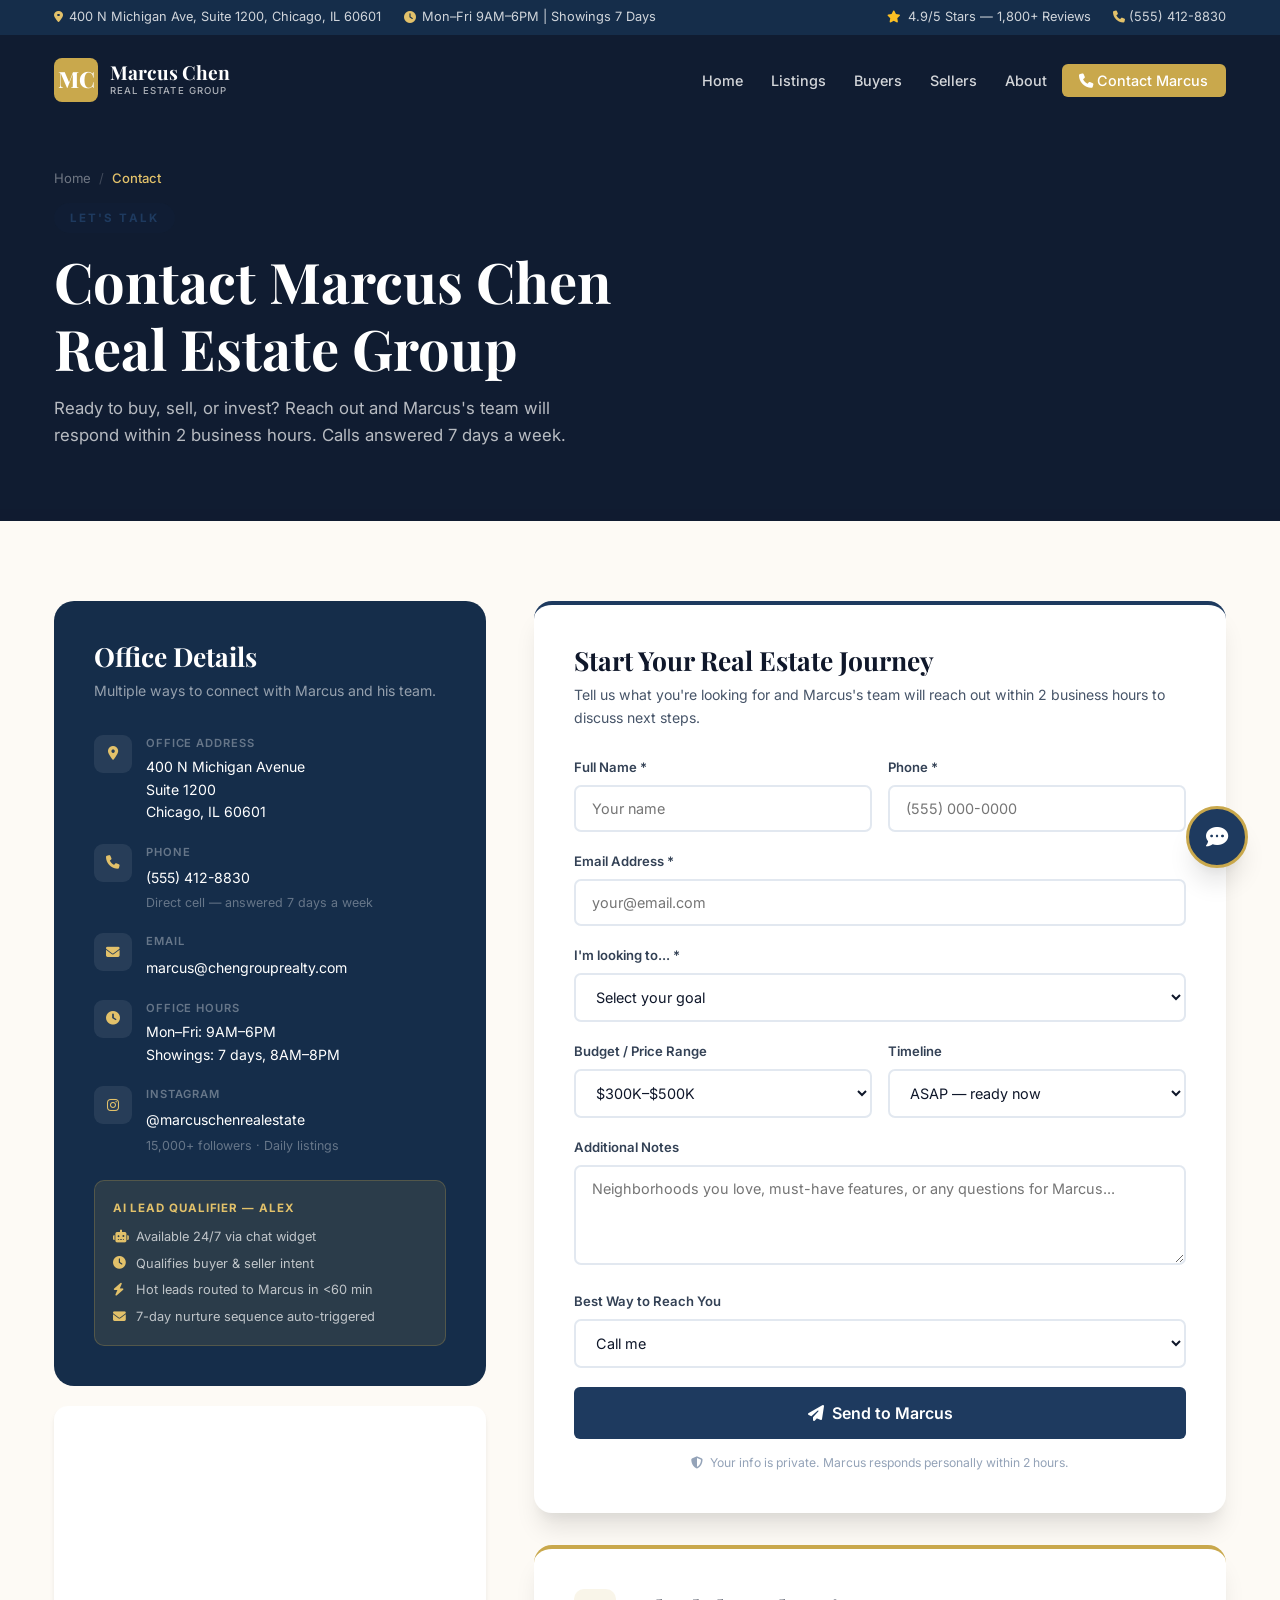
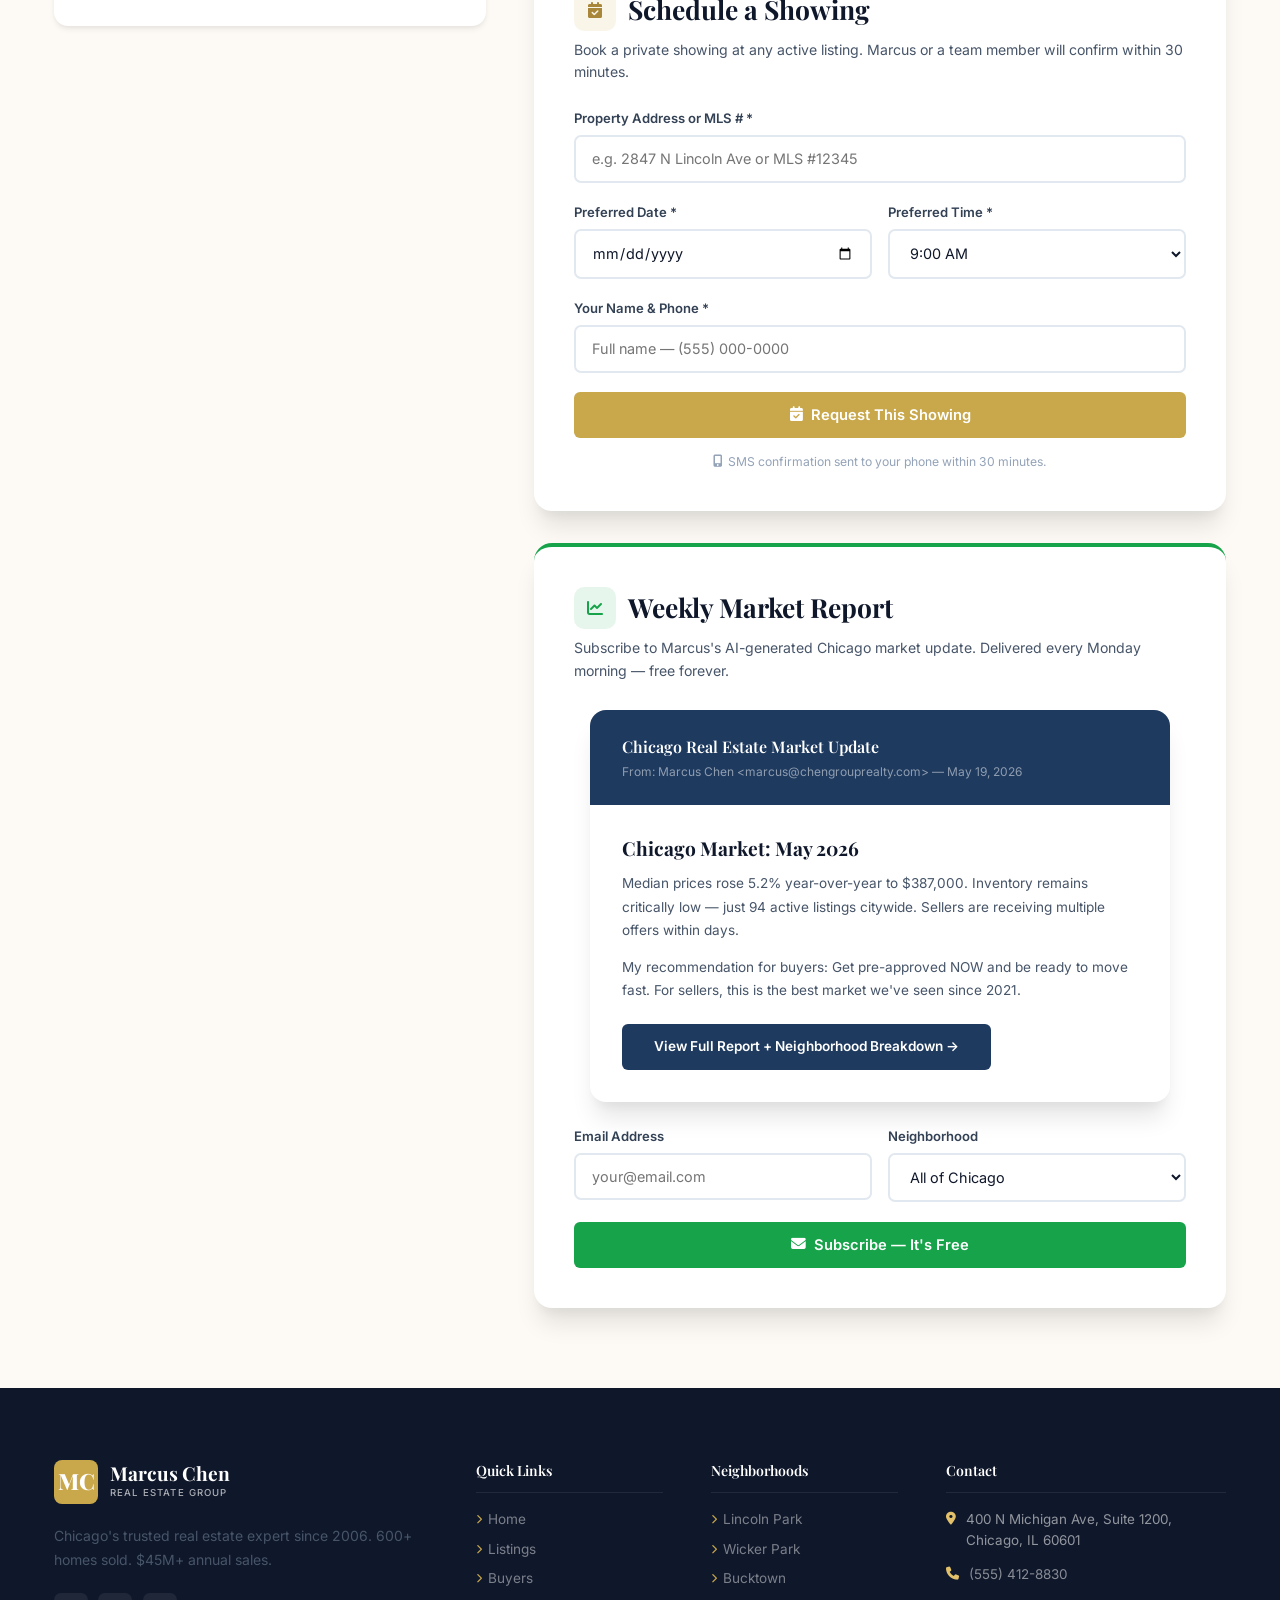
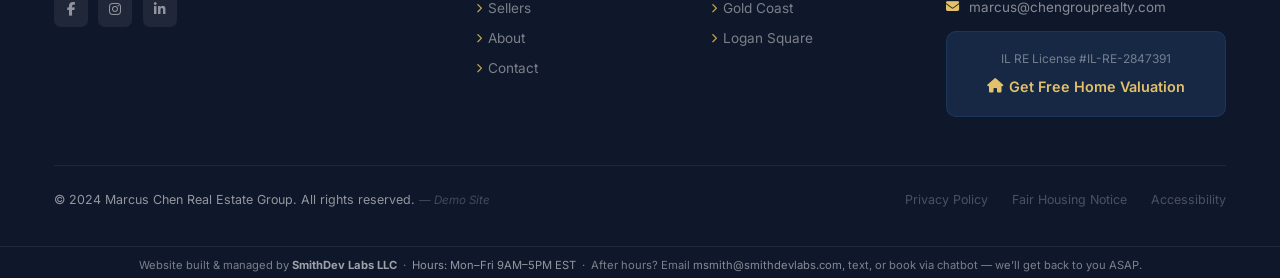
<file: contact.html>
<!DOCTYPE html>
<html lang="en">
<head>
  <meta charset="UTF-8" />
  <meta name="viewport" content="width=device-width, initial-scale=1.0" />
  <title>Contact | Marcus Chen Real Estate Group | Chicago, IL</title>
  <meta name="description" content="Contact Marcus Chen Real Estate Group for buyer consultations, listing appointments, market reports, and showing requests. Call (555) 412-8830." />
  <link rel="stylesheet" href="css/style.css" />
  <link rel="stylesheet" href="https://cdnjs.cloudflare.com/ajax/libs/font-awesome/6.5.0/css/all.min.css" />
  <link rel="preconnect" href="https://fonts.googleapis.com" />
  <link rel="preconnect" href="https://fonts.gstatic.com" crossorigin />
</head>
<body>

  <div class="top-bar">
    <div class="container">
      <div class="top-bar-left">
        <div class="top-bar-item"><i class="fas fa-map-marker-alt"></i><span>400 N Michigan Ave, Suite 1200, Chicago, IL 60601</span></div>
        <div class="top-bar-item"><i class="fas fa-clock"></i><span>Mon–Fri 9AM–6PM | Showings 7 Days</span></div>
      </div>
      <div class="top-bar-right">
        <div class="top-bar-item"><i class="fas fa-star" style="color:#fbbf24"></i><span>4.9/5 Stars — 1,800+ Reviews</span></div>
        <div class="top-bar-item"><a href="tel:5554128830"><i class="fas fa-phone"></i> (555) 412-8830</a></div>
      </div>
    </div>
  </div>

  <nav class="navbar">
    <div class="container">
      <a href="index.html" class="nav-logo">
        <div class="logo-mark">MC</div>
        <div><div class="logo-text-main">Marcus Chen</div><span class="logo-text-sub">Real Estate Group</span></div>
      </a>
      <ul class="nav-links">
        <li><a href="index.html">Home</a></li>
        <li><a href="listings.html">Listings</a></li>
        <li><a href="buyers.html">Buyers</a></li>
        <li><a href="sellers.html">Sellers</a></li>
        <li><a href="about.html">About</a></li>
        <li><a href="contact.html" class="nav-cta active"><i class="fas fa-phone"></i> Contact Marcus</a></li>
      </ul>
      <button class="mobile-menu-btn" aria-label="Menu"><span></span><span></span><span></span></button>
    </div>
  </nav>

  <div class="page-hero">
    <div class="page-hero-bg" style="background-image:url('https://images.unsplash.com/photo-1560518883-ce09059eeffa?auto=format&fit=crop&w=1920&q=80')"></div>
    <div class="page-hero-overlay"></div>
    <div class="container">
      <div class="breadcrumb"><a href="index.html">Home</a><span class="sep">/</span><span class="current">Contact</span></div>
      <div class="section-label">Let's Talk</div>
      <h1>Contact Marcus Chen<br>Real Estate Group</h1>
      <p>Ready to buy, sell, or invest? Reach out and Marcus's team will respond within 2 business hours. Calls answered 7 days a week.</p>
    </div>
  </div>

  <!-- CONTACT SECTION -->
  <section class="contact-section">
    <div class="container">
      <div class="contact-grid">
        <!-- LEFT SIDEBAR -->
        <div>
          <div class="contact-info-card">
            <h3>Office Details</h3>
            <p>Multiple ways to connect with Marcus and his team.</p>

            <div class="c-detail">
              <div class="c-detail-icon"><i class="fas fa-map-marker-alt"></i></div>
              <div>
                <h4>Office Address</h4>
                <p>400 N Michigan Avenue<br>Suite 1200<br>Chicago, IL 60601</p>
              </div>
            </div>
            <div class="c-detail">
              <div class="c-detail-icon"><i class="fas fa-phone"></i></div>
              <div>
                <h4>Phone</h4>
                <a href="tel:5554128830">(555) 412-8830</a>
                <p style="font-size:0.78rem;color:rgba(255,255,255,0.35);margin-top:0.2rem;">Direct cell — answered 7 days a week</p>
              </div>
            </div>
            <div class="c-detail">
              <div class="c-detail-icon"><i class="fas fa-envelope"></i></div>
              <div>
                <h4>Email</h4>
                <a href="mailto:marcus@chengrouprealty.com">marcus@chengrouprealty.com</a>
              </div>
            </div>
            <div class="c-detail">
              <div class="c-detail-icon"><i class="fas fa-clock"></i></div>
              <div>
                <h4>Office Hours</h4>
                <p>Mon–Fri: 9AM–6PM<br>Showings: 7 days, 8AM–8PM</p>
              </div>
            </div>
            <div class="c-detail">
              <div class="c-detail-icon"><i class="fab fa-instagram"></i></div>
              <div>
                <h4>Instagram</h4>
                <a href="#">@marcuschenrealestate</a>
                <p style="font-size:0.78rem;color:rgba(255,255,255,0.35);margin-top:0.2rem;">15,000+ followers · Daily listings</p>
              </div>
            </div>

            <div class="lead-score-box">
              <h4>AI Lead Qualifier — Alex</h4>
              <div class="lead-score-item"><i class="fas fa-robot"></i> Available 24/7 via chat widget</div>
              <div class="lead-score-item"><i class="fas fa-clock"></i> Qualifies buyer &amp; seller intent</div>
              <div class="lead-score-item"><i class="fas fa-bolt"></i> Hot leads routed to Marcus in &lt;60 min</div>
              <div class="lead-score-item"><i class="fas fa-envelope"></i> 7-day nurture sequence auto-triggered</div>
            </div>
          </div>

          <!-- MAP -->
          <div style="background:white;border-radius:14px;overflow:hidden;margin-top:1.25rem;box-shadow:var(--shadow);">
            <iframe
              title="Marcus Chen Office"
              src="https://www.google.com/maps/embed?pb=!1m18!1m12!1m3!1d2970!2d-87.6236!3d41.8926!2m3!1f0!2f0!3f0!3m2!1i1024!2i768!4f13.1!3m3!1m2!1s0x0%3A0x0!2zNDE!5e0!3m2!1sen!2sus!4v1600000000000!5m2!1sen!2sus"
              width="100%" height="220" style="border:0;display:block;" loading="lazy" allowfullscreen>
            </iframe>
          </div>
        </div>

        <!-- RIGHT — FORMS -->
        <div class="contact-forms">

          <!-- MAIN LEAD FORM -->
          <div class="contact-form-card" style="border-top:4px solid var(--navy);">
            <h3>Start Your Real Estate Journey</h3>
            <p>Tell us what you're looking for and Marcus's team will reach out within 2 business hours to discuss next steps.</p>
            <form id="leadForm">
              <div class="form-row">
                <div class="form-group">
                  <label class="form-label" for="lead-name">Full Name *</label>
                  <input class="form-input" id="lead-name" type="text" placeholder="Your name" required />
                </div>
                <div class="form-group">
                  <label class="form-label" for="lead-phone">Phone *</label>
                  <input class="form-input" id="lead-phone" type="tel" placeholder="(555) 000-0000" required />
                </div>
              </div>
              <div class="form-group">
                <label class="form-label" for="lead-email">Email Address *</label>
                <input class="form-input" id="lead-email" type="email" placeholder="your@email.com" required />
              </div>
              <div class="form-group">
                <label class="form-label" for="lead-intent">I'm looking to... *</label>
                <select class="form-select" id="lead-intent" required>
                  <option value="">Select your goal</option>
                  <option value="Buy a Home">Buy a Home</option>
                  <option value="Sell My Home">Sell My Home</option>
                  <option value="Buy &amp; Sell">Buy &amp; Sell (Both)</option>
                  <option value="Investment Property">Investment Property</option>
                  <option value="Pre-Approval Help">Get Pre-Approval Help</option>
                  <option value="Market Info">Just Want Market Info</option>
                </select>
              </div>
              <div class="form-row">
                <div class="form-group">
                  <label class="form-label" for="lead-budget">Budget / Price Range</label>
                  <select class="form-select" id="lead-budget">
                    <option>Under $300K</option>
                    <option selected>$300K–$500K</option>
                    <option>$500K–$750K</option>
                    <option>$750K–$1M</option>
                    <option>$1M+</option>
                  </select>
                </div>
                <div class="form-group">
                  <label class="form-label" for="lead-timeline">Timeline</label>
                  <select class="form-select" id="lead-timeline">
                    <option>ASAP — ready now</option>
                    <option>1–3 months</option>
                    <option>3–6 months</option>
                    <option>6–12 months</option>
                    <option>Just exploring</option>
                  </select>
                </div>
              </div>
              <div class="form-group">
                <label class="form-label" for="lead-msg">Additional Notes</label>
                <textarea class="form-textarea" id="lead-msg" placeholder="Neighborhoods you love, must-have features, or any questions for Marcus..."></textarea>
              </div>
              <div class="form-group">
                <label class="form-label" for="lead-contact-pref">Best Way to Reach You</label>
                <select class="form-select" id="lead-contact-pref">
                  <option>Call me</option>
                  <option>Text me</option>
                  <option>Email me</option>
                </select>
              </div>
              <button type="submit" class="btn btn-primary" style="width:100%;justify-content:center;font-size:1rem;padding:1rem;">
                <i class="fas fa-paper-plane"></i> Send to Marcus
              </button>
              <p class="form-note"><i class="fas fa-shield-alt"></i> Your info is private. Marcus responds personally within 2 hours.</p>
            </form>
          </div>

          <!-- SHOWING SCHEDULER -->
          <div class="contact-form-card" style="border-top:4px solid var(--gold);">
            <div style="display:flex;align-items:center;gap:0.75rem;margin-bottom:0.5rem;">
              <div style="width:42px;height:42px;background:rgba(201,168,76,0.12);border-radius:10px;display:flex;align-items:center;justify-content:center;color:var(--gold-dark);"><i class="fas fa-calendar-check"></i></div>
              <h3 style="margin:0;">Schedule a Showing</h3>
            </div>
            <p style="margin-bottom:1.5rem;">Book a private showing at any active listing. Marcus or a team member will confirm within 30 minutes.</p>
            <form id="showingForm">
              <div class="form-group">
                <label class="form-label" for="showing-address">Property Address or MLS # *</label>
                <input class="form-input" id="showing-address" type="text" placeholder="e.g. 2847 N Lincoln Ave or MLS #12345" required />
              </div>
              <div class="form-row">
                <div class="form-group">
                  <label class="form-label" for="showing-date">Preferred Date *</label>
                  <input class="form-input" id="showing-date" type="date" required />
                </div>
                <div class="form-group">
                  <label class="form-label" for="showing-time">Preferred Time *</label>
                  <select class="form-select" id="showing-time" required>
                    <option>9:00 AM</option><option>10:00 AM</option><option>11:00 AM</option><option>12:00 PM</option><option>1:00 PM</option><option>2:00 PM</option><option>3:00 PM</option><option>4:00 PM</option><option>5:00 PM</option><option>6:00 PM</option>
                  </select>
                </div>
              </div>
              <div class="form-group">
                <label class="form-label" for="showing-name">Your Name &amp; Phone *</label>
                <input class="form-input" id="showing-name" type="text" placeholder="Full name — (555) 000-0000" required />
              </div>
              <button type="submit" class="btn btn-gold" style="width:100%;justify-content:center;">
                <i class="fas fa-calendar-check"></i> Request This Showing
              </button>
              <p class="form-note"><i class="fas fa-mobile-alt"></i> SMS confirmation sent to your phone within 30 minutes.</p>
            </form>
          </div>

          <!-- MARKET REPORT -->
          <div class="contact-form-card" style="border-top:4px solid var(--green);">
            <div style="display:flex;align-items:center;gap:0.75rem;margin-bottom:0.5rem;">
              <div style="width:42px;height:42px;background:rgba(22,163,74,0.1);border-radius:10px;display:flex;align-items:center;justify-content:center;color:var(--green);"><i class="fas fa-chart-line"></i></div>
              <h3 style="margin:0;">Weekly Market Report</h3>
            </div>
            <p style="margin-bottom:1.75rem;">Subscribe to Marcus's AI-generated Chicago market update. Delivered every Monday morning — free forever.</p>
            <div class="email-preview" style="margin-bottom:1.5rem;">
              <div class="email-header">
                <h4>Chicago Real Estate Market Update</h4>
                <p>From: Marcus Chen &lt;marcus@chengrouprealty.com&gt; — May 19, 2026</p>
              </div>
              <div class="email-body">
                <h3>Chicago Market: May 2026</h3>
                <p>Median prices rose 5.2% year-over-year to $387,000. Inventory remains critically low — just 94 active listings citywide. Sellers are receiving multiple offers within days.</p>
                <p>My recommendation for buyers: Get pre-approved NOW and be ready to move fast. For sellers, this is the best market we've seen since 2021.</p>
                <span class="email-cta">View Full Report + Neighborhood Breakdown →</span>
              </div>
            </div>
            <div class="form-row">
              <div class="form-group">
                <label class="form-label" for="mr-email">Email Address</label>
                <input class="form-input" id="mr-email" type="email" placeholder="your@email.com" />
              </div>
              <div class="form-group">
                <label class="form-label" for="mr-hood">Neighborhood</label>
                <select class="form-select" id="mr-hood">
                  <option>All of Chicago</option>
                  <option>Lincoln Park</option>
                  <option>Wicker Park</option>
                  <option>Gold Coast</option>
                  <option>Bucktown</option>
                  <option>Lakeview</option>
                </select>
              </div>
            </div>
            <button class="btn btn-green" style="width:100%;justify-content:center;" onclick="openModal('marketSubModal')">
              <i class="fas fa-envelope"></i> Subscribe — It's Free
            </button>
          </div>
        </div>
      </div>
    </div>
  </section>

  <!-- LEAD FORM MODAL — 7-DAY SEQUENCE -->
  <div class="modal-overlay" id="leadModal">
    <div class="modal-card">
      <div class="modal-icon success"><i class="fas fa-check"></i></div>
      <h3>Message Received!</h3>
      <p>Thanks, <strong id="conf-lead-name">Friend</strong>! Marcus's team has flagged your inquiry as a <strong id="conf-lead-intent">Buyer</strong> lead and will reach out within 2 hours.</p>
      <div class="lead-score-display">
        <div class="score-label">AI Lead Score</div>
        <div class="score-val">Warm Lead ⭐</div>
        <div class="score-tier">Assigned to Marcus Chen's priority queue</div>
      </div>
      <div class="seq-list">
        <h4>Your 7-Day Follow-Up Sequence</h4>
        <div class="seq-item"><div class="seq-dot"></div><span>Welcome email + top matched listings</span><span class="stime">Day 0 — Now</span></div>
        <div class="seq-item"><div class="seq-dot"></div><span>Chicago neighborhood guide</span><span class="stime">Day 1</span></div>
        <div class="seq-item"><div class="seq-dot"></div><span>Pre-approval partner intro</span><span class="stime">Day 2</span></div>
        <div class="seq-item"><div class="seq-dot"></div><span>Personal video from Marcus</span><span class="stime">Day 3</span></div>
        <div class="seq-item"><div class="seq-dot"></div><span>New listings matching your criteria</span><span class="stime">Day 5</span></div>
        <div class="seq-item"><div class="seq-dot"></div><span>Market report + next steps</span><span class="stime">Day 7</span></div>
      </div>
      <button class="btn btn-primary" style="width:100%;justify-content:center;" onclick="closeModal('leadModal')">Great — Talk Soon!</button>
    </div>
  </div>

  <!-- SHOWING MODAL -->
  <div class="modal-overlay" id="showingModal">
    <div class="modal-card">
      <div class="modal-icon success"><i class="fas fa-calendar-check"></i></div>
      <h3>Showing Requested!</h3>
      <p>Marcus's team will confirm your showing within 30 minutes with directions and parking info.</p>
      <div class="modal-box">
        <h4>Showing Details</h4>
        <div class="conf-row"><i class="fas fa-home"></i><span id="conf-showing-addr">Property</span></div>
        <div class="conf-row"><i class="fas fa-calendar"></i><span id="conf-showing-date">Date</span></div>
        <div class="conf-row"><i class="fas fa-clock"></i><span id="conf-showing-time">Time</span></div>
      </div>
      <div class="sms-preview">
        <i class="fas fa-mobile-alt"></i>
        <span><strong>Marcus Chen RE:</strong> Showing confirmed! See you there. Call Marcus directly at (555) 412-8830 with any questions. 🏠</span>
      </div>
      <button class="btn btn-primary" style="width:100%;justify-content:center;" onclick="closeModal('showingModal')">Perfect, See You Then!</button>
    </div>
  </div>

  <!-- MARKET SUB MODAL -->
  <div class="modal-overlay" id="marketSubModal">
    <div class="modal-card">
      <div class="modal-icon gold"><i class="fas fa-chart-line"></i></div>
      <h3>You're Subscribed!</h3>
      <p>Every Monday morning, expect Marcus's AI-powered Chicago market update in your inbox. First report arrives this coming Monday.</p>
      <div class="sms-preview" style="background:#eff6ff;border-color:#bfdbfe;">
        <i class="fas fa-envelope" style="color:#3b82f6;"></i>
        <span>Check your email for a confirmation from marcus@chengrouprealty.com. Don't forget to add us to your safe senders!</span>
      </div>
      <button class="btn btn-primary" style="width:100%;justify-content:center;" onclick="closeModal('marketSubModal')">Got It — Looking Forward to It!</button>
    </div>
  </div>

  <footer class="footer">
    <div class="container">
      <div class="footer-grid">
        <div class="footer-brand"><a href="index.html" class="nav-logo"><div class="logo-mark">MC</div><div><div class="logo-text-main">Marcus Chen</div><span class="logo-text-sub">Real Estate Group</span></div></a><p>Chicago's trusted real estate expert since 2006. 600+ homes sold. $45M+ annual sales.</p><div class="footer-social"><a href="#" class="social-link"><i class="fab fa-facebook-f"></i></a><a href="#" class="social-link"><i class="fab fa-instagram"></i></a><a href="#" class="social-link"><i class="fab fa-linkedin-in"></i></a></div></div>
        <div class="footer-col"><h4>Quick Links</h4><ul class="footer-links"><li><a href="index.html"><i class="fas fa-chevron-right"></i> Home</a></li><li><a href="listings.html"><i class="fas fa-chevron-right"></i> Listings</a></li><li><a href="buyers.html"><i class="fas fa-chevron-right"></i> Buyers</a></li><li><a href="sellers.html"><i class="fas fa-chevron-right"></i> Sellers</a></li><li><a href="about.html"><i class="fas fa-chevron-right"></i> About</a></li><li><a href="contact.html"><i class="fas fa-chevron-right"></i> Contact</a></li></ul></div>
        <div class="footer-col"><h4>Neighborhoods</h4><ul class="footer-links"><li><a href="listings.html"><i class="fas fa-chevron-right"></i> Lincoln Park</a></li><li><a href="listings.html"><i class="fas fa-chevron-right"></i> Wicker Park</a></li><li><a href="listings.html"><i class="fas fa-chevron-right"></i> Bucktown</a></li><li><a href="listings.html"><i class="fas fa-chevron-right"></i> Gold Coast</a></li><li><a href="listings.html"><i class="fas fa-chevron-right"></i> Logan Square</a></li></ul></div>
        <div class="footer-col"><h4>Contact</h4><div class="footer-contact-item"><i class="fas fa-map-marker-alt"></i><span>400 N Michigan Ave, Suite 1200, Chicago, IL 60601</span></div><div class="footer-contact-item"><i class="fas fa-phone"></i><a href="tel:5554128830">(555) 412-8830</a></div><div class="footer-contact-item"><i class="fas fa-envelope"></i><a href="mailto:marcus@chengrouprealty.com">marcus@chengrouprealty.com</a></div><div class="footer-cta-box"><p>IL RE License #IL-RE-2847391</p><a href="sellers.html"><i class="fas fa-home"></i> Get Free Home Valuation</a></div></div>
      </div>
      <div class="footer-bottom"><span>© 2024 Marcus Chen Real Estate Group. All rights reserved. <em style="font-size:0.72rem;opacity:0.4">— Demo Site</em></span><div class="footer-bottom-links"><a href="#">Privacy Policy</a><a href="#">Fair Housing Notice</a><a href="#">Accessibility</a></div></div>
    </div>
    <div style="text-align:center;padding:10px 0 4px;font-size:0.7rem;color:rgba(255,255,255,0.45);border-top:1px solid rgba(255,255,255,0.08);margin-top:12px;">Website built &amp; managed by <strong style="color:rgba(255,255,255,0.6);">SmithDev Labs LLC</strong> &nbsp;&middot;&nbsp; <span style="color:rgba(255,255,255,0.55);">Hours: Mon&ndash;Fri 9AM&ndash;5PM EST</span> &nbsp;&middot;&nbsp; After hours? Email <a href="mailto:msmith@smithdevlabs.com" style="color:rgba(255,255,255,0.5);">msmith@smithdevlabs.com</a>, text, or book via chatbot &mdash; we&rsquo;ll get back to you ASAP.</div>
</footer>

  <button class="chatbot-toggle" aria-label="Talk to Alex AI"><i class="fas fa-comment-dots"></i></button>
  <div class="chatbot-window">
    <div class="chatbot-header">
      <div class="chatbot-avatar">MC</div>
      <div class="chatbot-header-info"><h4>Alex — AI Lead Qualifier</h4><p><span class="online-dot"></span>Marcus Chen Real Estate</p></div>
      <div class="lead-score-indicator">New Lead</div>
      <button class="chatbot-close"><i class="fas fa-times"></i></button>
    </div>
    <div class="chatbot-messages"></div>
    <div class="chatbot-quick-replies"></div>
    <div class="chatbot-input-area">
      <input class="chatbot-input" type="text" placeholder="Buy, sell, or invest in Chicago..." />
      <button class="chatbot-send"><i class="fas fa-paper-plane"></i></button>
    </div>
  </div>

  <script src="js/main.js"></script>
</body>
</html>
</file>
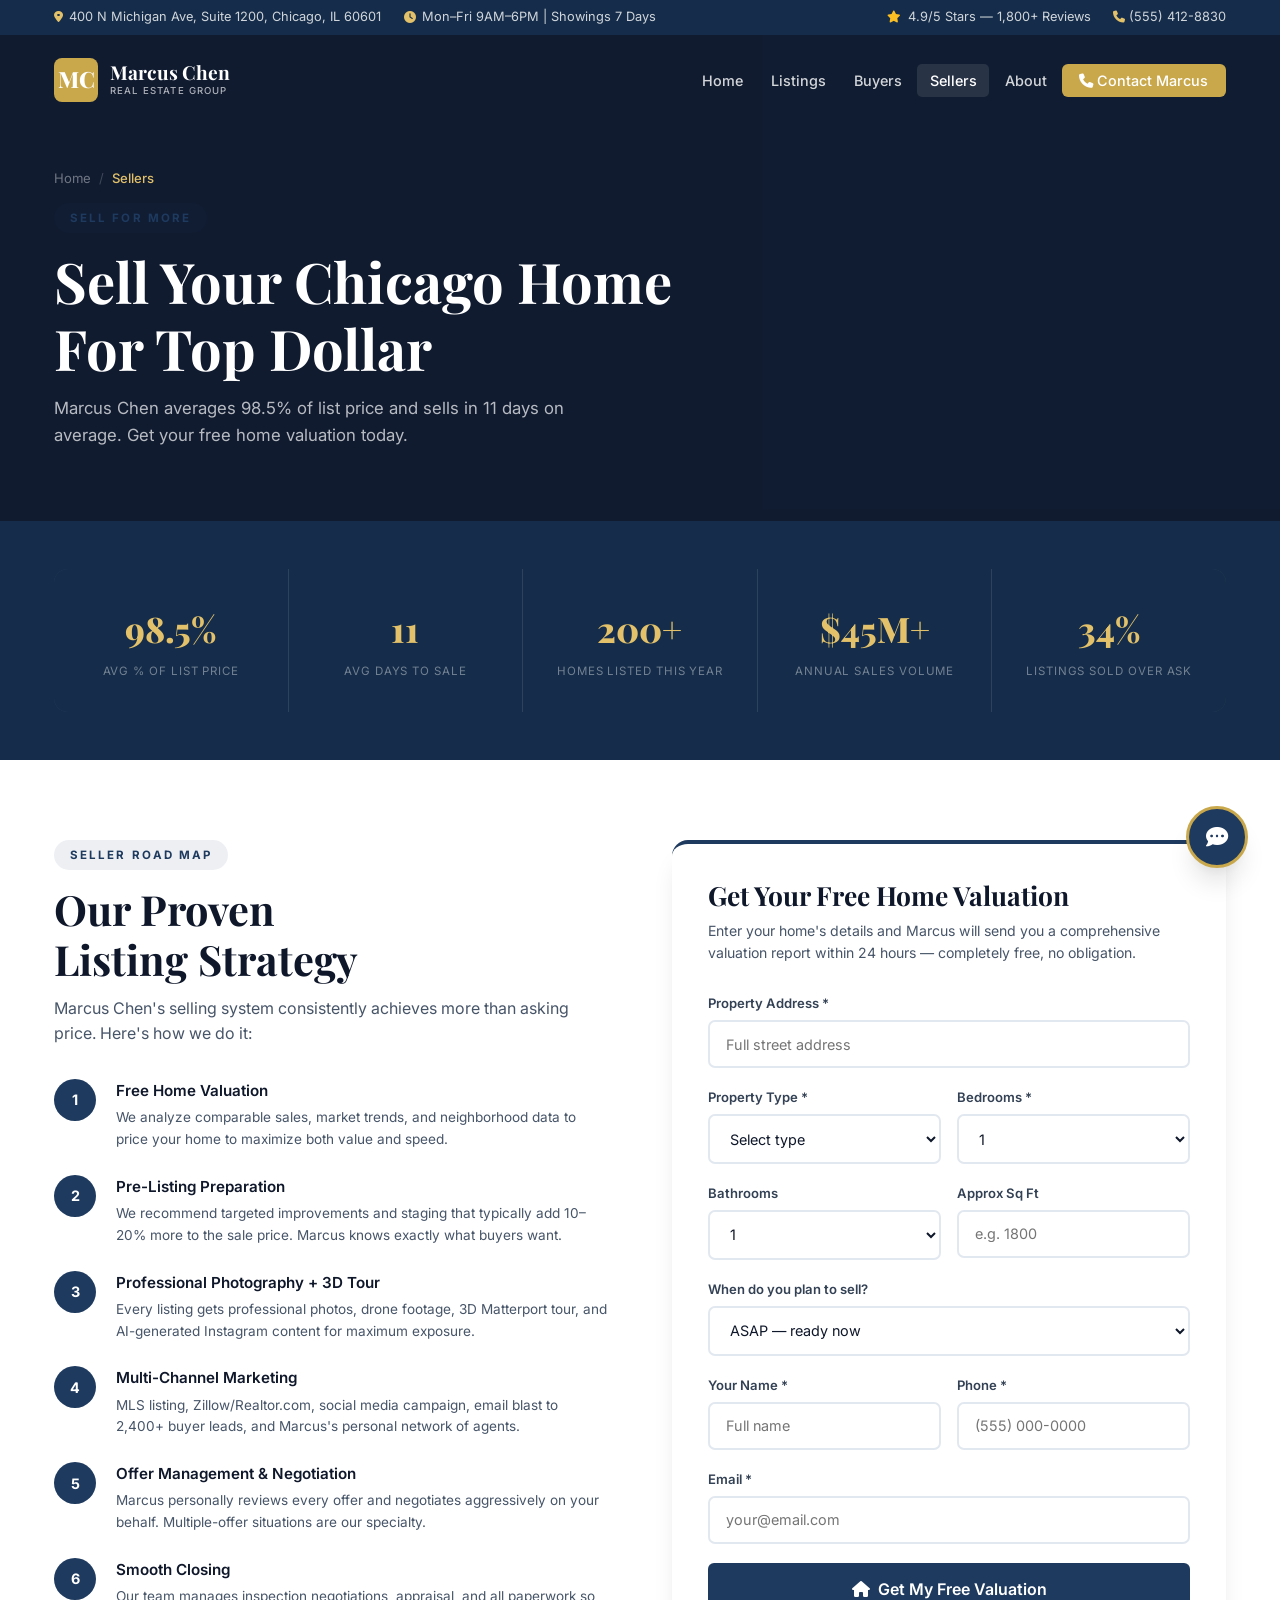
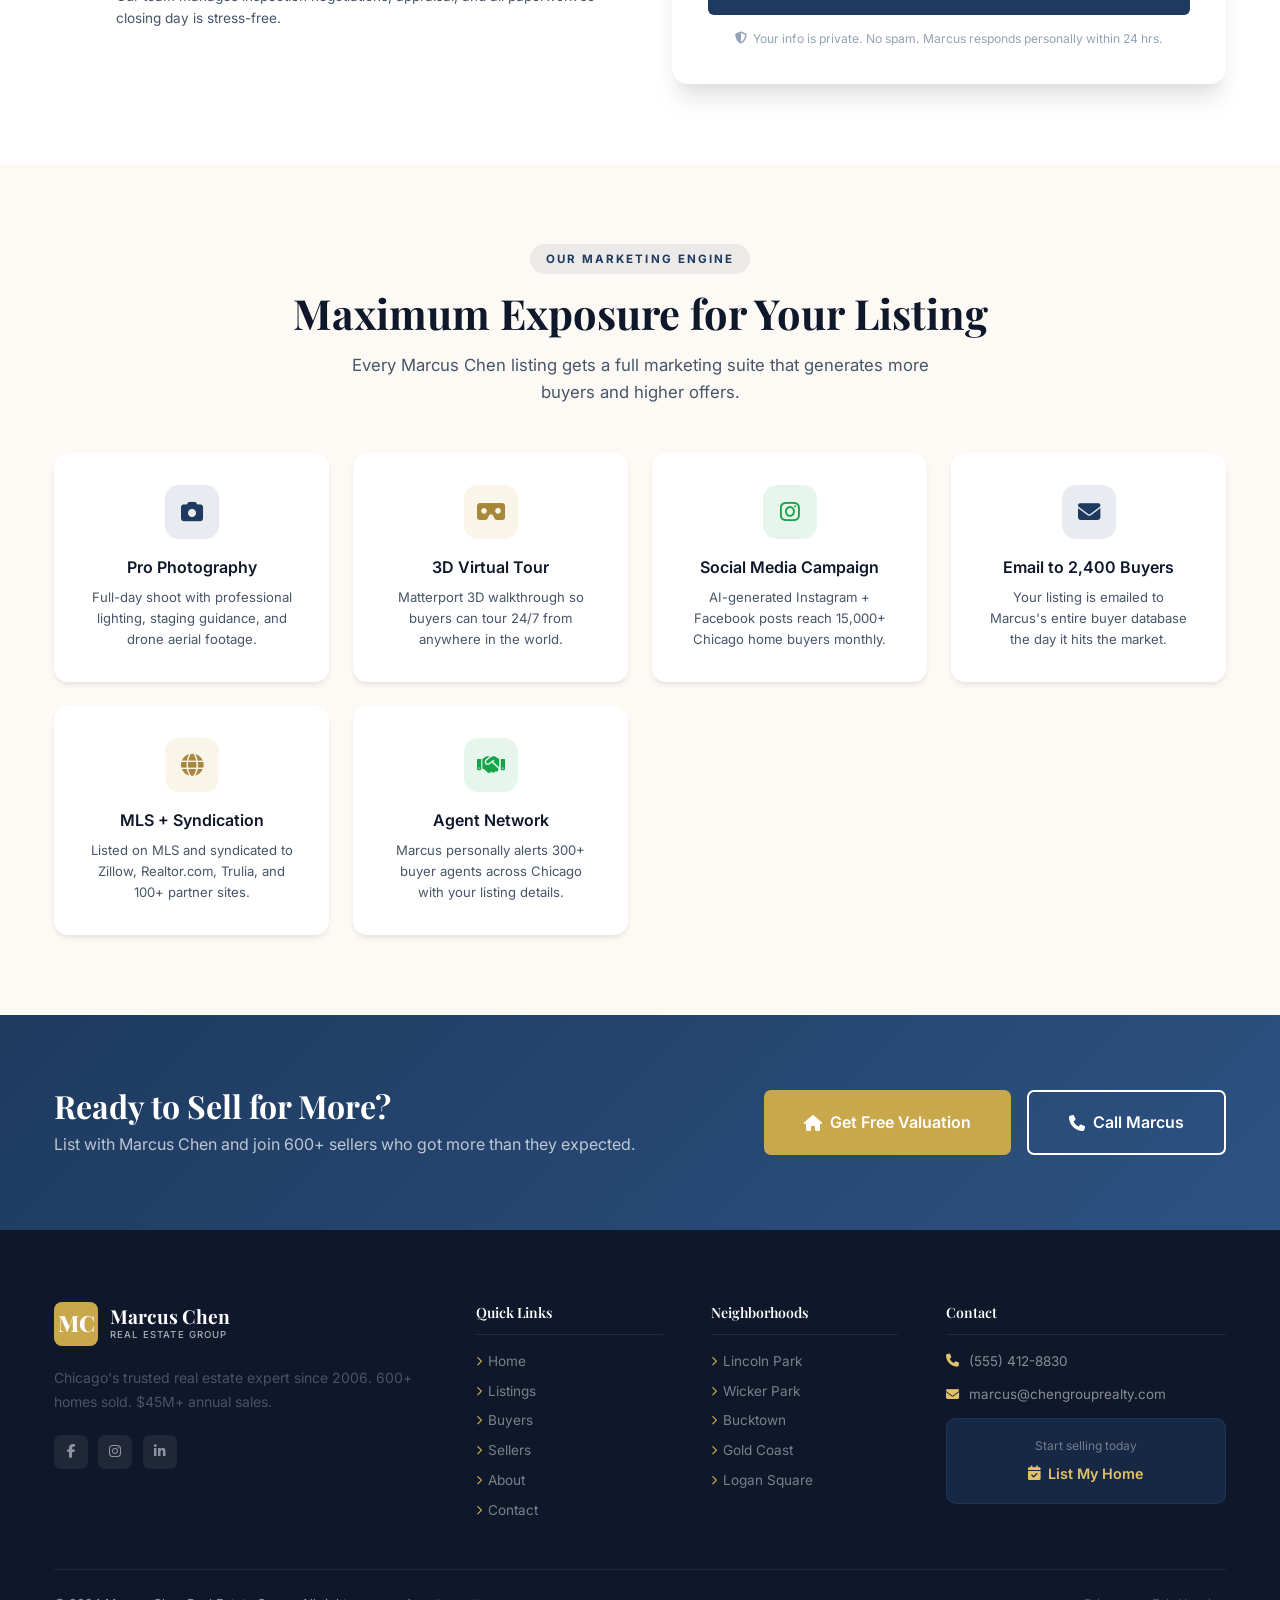
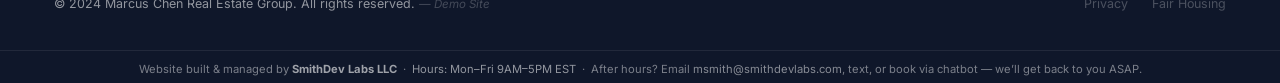
<file: sellers.html>
<!DOCTYPE html>
<html lang="en">
<head>
  <meta charset="UTF-8" />
  <meta name="viewport" content="width=device-width, initial-scale=1.0" />
  <title>Sell My Home | Marcus Chen Real Estate Group | Chicago, IL</title>
  <meta name="description" content="Get a free home valuation and seller consultation from Marcus Chen. Chicago's top listing agent — average 98.5% of list price, 11-day average time to sale." />
  <link rel="stylesheet" href="css/style.css" />
  <link rel="stylesheet" href="https://cdnjs.cloudflare.com/ajax/libs/font-awesome/6.5.0/css/all.min.css" />
  <link rel="preconnect" href="https://fonts.googleapis.com" />
  <link rel="preconnect" href="https://fonts.gstatic.com" crossorigin />
</head>
<body>

  <div class="top-bar">
    <div class="container">
      <div class="top-bar-left">
        <div class="top-bar-item"><i class="fas fa-map-marker-alt"></i><span>400 N Michigan Ave, Suite 1200, Chicago, IL 60601</span></div>
        <div class="top-bar-item"><i class="fas fa-clock"></i><span>Mon–Fri 9AM–6PM | Showings 7 Days</span></div>
      </div>
      <div class="top-bar-right">
        <div class="top-bar-item"><i class="fas fa-star" style="color:#fbbf24"></i><span>4.9/5 Stars — 1,800+ Reviews</span></div>
        <div class="top-bar-item"><a href="tel:5554128830"><i class="fas fa-phone"></i> (555) 412-8830</a></div>
      </div>
    </div>
  </div>

  <nav class="navbar">
    <div class="container">
      <a href="index.html" class="nav-logo">
        <div class="logo-mark">MC</div>
        <div><div class="logo-text-main">Marcus Chen</div><span class="logo-text-sub">Real Estate Group</span></div>
      </a>
      <ul class="nav-links">
        <li><a href="index.html">Home</a></li>
        <li><a href="listings.html">Listings</a></li>
        <li><a href="buyers.html">Buyers</a></li>
        <li><a href="sellers.html" class="active">Sellers</a></li>
        <li><a href="about.html">About</a></li>
        <li><a href="contact.html" class="nav-cta"><i class="fas fa-phone"></i> Contact Marcus</a></li>
      </ul>
      <button class="mobile-menu-btn" aria-label="Menu"><span></span><span></span><span></span></button>
    </div>
  </nav>

  <div class="page-hero">
    <div class="page-hero-bg" style="background-image:url('https://images.unsplash.com/photo-1560518883-ce09059eeffa?auto=format&fit=crop&w=1920&q=80')"></div>
    <div class="page-hero-overlay"></div>
    <div class="container">
      <div class="breadcrumb"><a href="index.html">Home</a><span class="sep">/</span><span class="current">Sellers</span></div>
      <div class="section-label">Sell for More</div>
      <h1>Sell Your Chicago Home<br>For Top Dollar</h1>
      <p>Marcus Chen averages 98.5% of list price and sells in 11 days on average. Get your free home valuation today.</p>
    </div>
  </div>

  <!-- SELLER STATS -->
  <section style="background:var(--navy-dark);padding:3rem 0;">
    <div class="container">
      <div style="display:grid;grid-template-columns:repeat(auto-fit,minmax(180px,1fr));gap:1px;background:rgba(255,255,255,0.1);border-radius:14px;overflow:hidden;">
        <div style="background:var(--navy-dark);padding:2rem;text-align:center;">
          <div style="font-size:2.2rem;font-weight:800;color:var(--gold-light);font-family:'Playfair Display',serif;">98.5%</div>
          <div style="font-size:0.72rem;color:rgba(255,255,255,0.4);text-transform:uppercase;letter-spacing:0.08em;margin-top:0.3rem;">Avg % of List Price</div>
        </div>
        <div style="background:var(--navy-dark);padding:2rem;text-align:center;">
          <div style="font-size:2.2rem;font-weight:800;color:var(--gold-light);font-family:'Playfair Display',serif;">11</div>
          <div style="font-size:0.72rem;color:rgba(255,255,255,0.4);text-transform:uppercase;letter-spacing:0.08em;margin-top:0.3rem;">Avg Days to Sale</div>
        </div>
        <div style="background:var(--navy-dark);padding:2rem;text-align:center;">
          <div style="font-size:2.2rem;font-weight:800;color:var(--gold-light);font-family:'Playfair Display',serif;">200+</div>
          <div style="font-size:0.72rem;color:rgba(255,255,255,0.4);text-transform:uppercase;letter-spacing:0.08em;margin-top:0.3rem;">Homes Listed This Year</div>
        </div>
        <div style="background:var(--navy-dark);padding:2rem;text-align:center;">
          <div style="font-size:2.2rem;font-weight:800;color:var(--gold-light);font-family:'Playfair Display',serif;">$45M+</div>
          <div style="font-size:0.72rem;color:rgba(255,255,255,0.4);text-transform:uppercase;letter-spacing:0.08em;margin-top:0.3rem;">Annual Sales Volume</div>
        </div>
        <div style="background:var(--navy-dark);padding:2rem;text-align:center;">
          <div style="font-size:2.2rem;font-weight:800;color:var(--gold-light);font-family:'Playfair Display',serif;">34%</div>
          <div style="font-size:0.72rem;color:rgba(255,255,255,0.4);text-transform:uppercase;letter-spacing:0.08em;margin-top:0.3rem;">Listings Sold Over Ask</div>
        </div>
      </div>
    </div>
  </section>

  <!-- HOME VALUE + SELLER PROCESS -->
  <section class="resource-section">
    <div class="container">
      <div class="resource-grid">
        <!-- SELLER PROCESS -->
        <div>
          <div class="section-label">Seller Road Map</div>
          <h2 style="margin-bottom:0.75rem;">Our Proven<br>Listing Strategy</h2>
          <p style="margin-bottom:1.5rem;">Marcus Chen's selling system consistently achieves more than asking price. Here's how we do it:</p>
          <div class="resource-steps">
            <div class="resource-step">
              <div class="step-number">1</div>
              <div class="step-content">
                <h4>Free Home Valuation</h4>
                <p>We analyze comparable sales, market trends, and neighborhood data to price your home to maximize both value and speed.</p>
              </div>
            </div>
            <div class="resource-step">
              <div class="step-number">2</div>
              <div class="step-content">
                <h4>Pre-Listing Preparation</h4>
                <p>We recommend targeted improvements and staging that typically add 10–20% more to the sale price. Marcus knows exactly what buyers want.</p>
              </div>
            </div>
            <div class="resource-step">
              <div class="step-number">3</div>
              <div class="step-content">
                <h4>Professional Photography + 3D Tour</h4>
                <p>Every listing gets professional photos, drone footage, 3D Matterport tour, and AI-generated Instagram content for maximum exposure.</p>
              </div>
            </div>
            <div class="resource-step">
              <div class="step-number">4</div>
              <div class="step-content">
                <h4>Multi-Channel Marketing</h4>
                <p>MLS listing, Zillow/Realtor.com, social media campaign, email blast to 2,400+ buyer leads, and Marcus's personal network of agents.</p>
              </div>
            </div>
            <div class="resource-step">
              <div class="step-number">5</div>
              <div class="step-content">
                <h4>Offer Management & Negotiation</h4>
                <p>Marcus personally reviews every offer and negotiates aggressively on your behalf. Multiple-offer situations are our specialty.</p>
              </div>
            </div>
            <div class="resource-step">
              <div class="step-number">6</div>
              <div class="step-content">
                <h4>Smooth Closing</h4>
                <p>Our team manages inspection negotiations, appraisal, and all paperwork so closing day is stress-free.</p>
              </div>
            </div>
          </div>
        </div>

        <!-- HOME VALUE FORM -->
        <div>
          <div class="value-card">
            <h3>Get Your Free Home Valuation</h3>
            <p>Enter your home's details and Marcus will send you a comprehensive valuation report within 24 hours — completely free, no obligation.</p>
            <form id="sellerForm">
              <div class="form-group">
                <label class="form-label" for="s-address">Property Address *</label>
                <input class="form-input" id="s-address" type="text" placeholder="Full street address" required />
              </div>
              <div class="form-row">
                <div class="form-group">
                  <label class="form-label" for="s-type">Property Type *</label>
                  <select class="form-select" id="s-type" required>
                    <option value="">Select type</option>
                    <option>Single Family Home</option>
                    <option>Condo</option>
                    <option>Townhome</option>
                    <option>Multi-Family</option>
                  </select>
                </div>
                <div class="form-group">
                  <label class="form-label" for="s-beds">Bedrooms *</label>
                  <select class="form-select" id="s-beds" required>
                    <option>1</option><option>2</option><option>3</option><option>4</option><option>5+</option>
                  </select>
                </div>
              </div>
              <div class="form-row">
                <div class="form-group">
                  <label class="form-label" for="s-baths">Bathrooms</label>
                  <select class="form-select" id="s-baths">
                    <option>1</option><option>1.5</option><option>2</option><option>2.5</option><option>3</option><option>3.5+</option>
                  </select>
                </div>
                <div class="form-group">
                  <label class="form-label" for="s-sqft">Approx Sq Ft</label>
                  <input class="form-input" id="s-sqft" type="number" placeholder="e.g. 1800" />
                </div>
              </div>
              <div class="form-group">
                <label class="form-label" for="s-timeline">When do you plan to sell?</label>
                <select class="form-select" id="s-timeline">
                  <option>ASAP — ready now</option>
                  <option>1–3 months</option>
                  <option>3–6 months</option>
                  <option>6–12 months</option>
                  <option>Just curious about value</option>
                </select>
              </div>
              <div class="form-row">
                <div class="form-group">
                  <label class="form-label" for="s-name">Your Name *</label>
                  <input class="form-input" id="s-name" type="text" placeholder="Full name" required />
                </div>
                <div class="form-group">
                  <label class="form-label" for="s-phone">Phone *</label>
                  <input class="form-input" id="s-phone" type="tel" placeholder="(555) 000-0000" required />
                </div>
              </div>
              <div class="form-group">
                <label class="form-label" for="s-email">Email *</label>
                <input class="form-input" id="s-email" type="email" placeholder="your@email.com" required />
              </div>
              <button type="submit" class="btn btn-primary" style="width:100%;justify-content:center;font-size:1rem;padding:1rem;">
                <i class="fas fa-home"></i> Get My Free Valuation
              </button>
              <p class="form-note"><i class="fas fa-shield-alt"></i> Your info is private. No spam. Marcus responds personally within 24 hrs.</p>
            </form>
          </div>
        </div>
      </div>
    </div>
  </section>

  <!-- MARKETING PREVIEW -->
  <section style="background:var(--cream);padding:5rem 0;">
    <div class="container">
      <div class="text-center">
        <div class="section-label">Our Marketing Engine</div>
        <h2 class="section-title">Maximum Exposure for Your Listing</h2>
        <p class="section-subtitle">Every Marcus Chen listing gets a full marketing suite that generates more buyers and higher offers.</p>
      </div>
      <div style="display:grid;grid-template-columns:repeat(auto-fit,minmax(220px,1fr));gap:1.5rem;margin-top:1rem;">
        <div style="background:white;border-radius:14px;padding:2rem;box-shadow:var(--shadow);text-align:center;">
          <div style="width:54px;height:54px;background:rgba(30,58,95,0.1);border-radius:14px;display:flex;align-items:center;justify-content:center;font-size:1.4rem;margin:0 auto 1rem;color:var(--navy);"><i class="fas fa-camera"></i></div>
          <h4 style="margin-bottom:0.4rem;">Pro Photography</h4>
          <p style="font-size:0.82rem;">Full-day shoot with professional lighting, staging guidance, and drone aerial footage.</p>
        </div>
        <div style="background:white;border-radius:14px;padding:2rem;box-shadow:var(--shadow);text-align:center;">
          <div style="width:54px;height:54px;background:rgba(201,168,76,0.12);border-radius:14px;display:flex;align-items:center;justify-content:center;font-size:1.4rem;margin:0 auto 1rem;color:var(--gold-dark);"><i class="fas fa-vr-cardboard"></i></div>
          <h4 style="margin-bottom:0.4rem;">3D Virtual Tour</h4>
          <p style="font-size:0.82rem;">Matterport 3D walkthrough so buyers can tour 24/7 from anywhere in the world.</p>
        </div>
        <div style="background:white;border-radius:14px;padding:2rem;box-shadow:var(--shadow);text-align:center;">
          <div style="width:54px;height:54px;background:rgba(22,163,74,0.1);border-radius:14px;display:flex;align-items:center;justify-content:center;font-size:1.4rem;margin:0 auto 1rem;color:var(--green);"><i class="fab fa-instagram"></i></div>
          <h4 style="margin-bottom:0.4rem;">Social Media Campaign</h4>
          <p style="font-size:0.82rem;">AI-generated Instagram + Facebook posts reach 15,000+ Chicago home buyers monthly.</p>
        </div>
        <div style="background:white;border-radius:14px;padding:2rem;box-shadow:var(--shadow);text-align:center;">
          <div style="width:54px;height:54px;background:rgba(30,58,95,0.1);border-radius:14px;display:flex;align-items:center;justify-content:center;font-size:1.4rem;margin:0 auto 1rem;color:var(--navy);"><i class="fas fa-envelope"></i></div>
          <h4 style="margin-bottom:0.4rem;">Email to 2,400 Buyers</h4>
          <p style="font-size:0.82rem;">Your listing is emailed to Marcus's entire buyer database the day it hits the market.</p>
        </div>
        <div style="background:white;border-radius:14px;padding:2rem;box-shadow:var(--shadow);text-align:center;">
          <div style="width:54px;height:54px;background:rgba(201,168,76,0.12);border-radius:14px;display:flex;align-items:center;justify-content:center;font-size:1.4rem;margin:0 auto 1rem;color:var(--gold-dark);"><i class="fas fa-globe"></i></div>
          <h4 style="margin-bottom:0.4rem;">MLS + Syndication</h4>
          <p style="font-size:0.82rem;">Listed on MLS and syndicated to Zillow, Realtor.com, Trulia, and 100+ partner sites.</p>
        </div>
        <div style="background:white;border-radius:14px;padding:2rem;box-shadow:var(--shadow);text-align:center;">
          <div style="width:54px;height:54px;background:rgba(22,163,74,0.1);border-radius:14px;display:flex;align-items:center;justify-content:center;font-size:1.4rem;margin:0 auto 1rem;color:var(--green);"><i class="fas fa-handshake"></i></div>
          <h4 style="margin-bottom:0.4rem;">Agent Network</h4>
          <p style="font-size:0.82rem;">Marcus personally alerts 300+ buyer agents across Chicago with your listing details.</p>
        </div>
      </div>
    </div>
  </section>

  <!-- CTA -->
  <section class="cta-band">
    <div class="container">
      <div>
        <h2>Ready to Sell for More?</h2>
        <p>List with Marcus Chen and join 600+ sellers who got more than they expected.</p>
      </div>
      <div style="display:flex;gap:1rem;flex-wrap:wrap;">
        <a href="#" class="btn btn-gold btn-lg" onclick="document.getElementById('sellerModal')&&closeModal('sellerModal');document.querySelector('#sellerForm')&&document.querySelector('#sellerForm').scrollIntoView({behavior:'smooth'});return false;"><i class="fas fa-home"></i> Get Free Valuation</a>
        <a href="contact.html" class="btn btn-outline btn-lg"><i class="fas fa-phone"></i> Call Marcus</a>
      </div>
    </div>
  </section>

  <footer class="footer">
    <div class="container">
      <div class="footer-grid">
        <div class="footer-brand"><a href="index.html" class="nav-logo"><div class="logo-mark">MC</div><div><div class="logo-text-main">Marcus Chen</div><span class="logo-text-sub">Real Estate Group</span></div></a><p>Chicago's trusted real estate expert since 2006. 600+ homes sold. $45M+ annual sales.</p><div class="footer-social"><a href="#" class="social-link"><i class="fab fa-facebook-f"></i></a><a href="#" class="social-link"><i class="fab fa-instagram"></i></a><a href="#" class="social-link"><i class="fab fa-linkedin-in"></i></a></div></div>
        <div class="footer-col"><h4>Quick Links</h4><ul class="footer-links"><li><a href="index.html"><i class="fas fa-chevron-right"></i> Home</a></li><li><a href="listings.html"><i class="fas fa-chevron-right"></i> Listings</a></li><li><a href="buyers.html"><i class="fas fa-chevron-right"></i> Buyers</a></li><li><a href="sellers.html"><i class="fas fa-chevron-right"></i> Sellers</a></li><li><a href="about.html"><i class="fas fa-chevron-right"></i> About</a></li><li><a href="contact.html"><i class="fas fa-chevron-right"></i> Contact</a></li></ul></div>
        <div class="footer-col"><h4>Neighborhoods</h4><ul class="footer-links"><li><a href="listings.html"><i class="fas fa-chevron-right"></i> Lincoln Park</a></li><li><a href="listings.html"><i class="fas fa-chevron-right"></i> Wicker Park</a></li><li><a href="listings.html"><i class="fas fa-chevron-right"></i> Bucktown</a></li><li><a href="listings.html"><i class="fas fa-chevron-right"></i> Gold Coast</a></li><li><a href="listings.html"><i class="fas fa-chevron-right"></i> Logan Square</a></li></ul></div>
        <div class="footer-col"><h4>Contact</h4><div class="footer-contact-item"><i class="fas fa-phone"></i><a href="tel:5554128830">(555) 412-8830</a></div><div class="footer-contact-item"><i class="fas fa-envelope"></i><a href="mailto:marcus@chengrouprealty.com">marcus@chengrouprealty.com</a></div><div class="footer-cta-box"><p>Start selling today</p><a href="contact.html"><i class="fas fa-calendar-check"></i> List My Home</a></div></div>
      </div>
      <div class="footer-bottom"><span>© 2024 Marcus Chen Real Estate Group. All rights reserved. <em style="font-size:0.72rem;opacity:0.4">— Demo Site</em></span><div class="footer-bottom-links"><a href="#">Privacy</a><a href="#">Fair Housing</a></div></div>
    </div>
    <div style="text-align:center;padding:10px 0 4px;font-size:0.7rem;color:rgba(255,255,255,0.45);border-top:1px solid rgba(255,255,255,0.08);margin-top:12px;">Website built &amp; managed by <strong style="color:rgba(255,255,255,0.6);">SmithDev Labs LLC</strong> &nbsp;&middot;&nbsp; <span style="color:rgba(255,255,255,0.55);">Hours: Mon&ndash;Fri 9AM&ndash;5PM EST</span> &nbsp;&middot;&nbsp; After hours? Email <a href="mailto:msmith@smithdevlabs.com" style="color:rgba(255,255,255,0.5);">msmith@smithdevlabs.com</a>, text, or book via chatbot &mdash; we&rsquo;ll get back to you ASAP.</div>
</footer>

  <!-- SELLER VALUATION MODAL -->
  <div class="modal-overlay" id="sellerModal">
    <div class="modal-card">
      <div class="modal-icon gold"><i class="fas fa-home"></i></div>
      <h3>Valuation Request Received!</h3>
      <p>Marcus will personally prepare your home valuation report and reach out within 24 hours with results and a selling strategy.</p>
      <div class="seq-list">
        <h4>What Happens Next</h4>
        <div class="seq-item"><div class="seq-dot"></div><span>Valuation request logged by Marcus's team</span><span class="stime">Now</span></div>
        <div class="seq-item"><div class="seq-dot"></div><span>AI + MLS data analysis of your area</span><span class="stime">Within 2 hrs</span></div>
        <div class="seq-item"><div class="seq-dot"></div><span>Marcus's personal review &amp; pricing</span><span class="stime">Within 4 hrs</span></div>
        <div class="seq-item"><div class="seq-dot"></div><span>Detailed valuation report emailed to you</span><span class="stime">Within 24 hrs</span></div>
        <div class="seq-item"><div class="seq-dot"></div><span>Follow-up call to discuss selling strategy</span><span class="stime">Day 2</span></div>
      </div>
      <button class="btn btn-primary" style="width:100%;justify-content:center;" onclick="closeModal('sellerModal')">Perfect, Thank You!</button>
    </div>
  </div>

  <button class="chatbot-toggle" aria-label="Talk to Alex AI"><i class="fas fa-comment-dots"></i></button>
  <div class="chatbot-window">
    <div class="chatbot-header">
      <div class="chatbot-avatar">MC</div>
      <div class="chatbot-header-info"><h4>Alex — AI Lead Qualifier</h4><p><span class="online-dot"></span>Marcus Chen Real Estate</p></div>
      <div class="lead-score-indicator">New Lead</div>
      <button class="chatbot-close"><i class="fas fa-times"></i></button>
    </div>
    <div class="chatbot-messages"></div>
    <div class="chatbot-quick-replies"></div>
    <div class="chatbot-input-area">
      <input class="chatbot-input" type="text" placeholder="Ask about selling your home..." />
      <button class="chatbot-send"><i class="fas fa-paper-plane"></i></button>
    </div>
  </div>

  <script src="js/main.js"></script>
</body>
</html>
</file>
<file: css/style.css>
@import url('https://fonts.googleapis.com/css2?family=Playfair+Display:wght@400;600;700;800&family=Inter:wght@300;400;500;600;700&display=swap');

:root {
  --navy: #1e3a5f;
  --navy-dark: #152d4a;
  --navy-light: #2d5282;
  --gold: #c9a84c;
  --gold-light: #e2c16a;
  --gold-dark: #a8873a;
  --green: #16a34a;
  --red: #dc2626;
  --cream: #fdfaf5;
  --cream-dark: #f5f0e8;
  --white: #ffffff;
  --dark: #0f172a;
  --gray-800: #1e293b;
  --gray-700: #334155;
  --gray-600: #475569;
  --gray-400: #94a3b8;
  --gray-200: #e2e8f0;
  --gray-100: #f8fafc;
  --shadow: 0 4px 6px -1px rgba(0,0,0,0.07), 0 2px 4px -1px rgba(0,0,0,0.04);
  --shadow-lg: 0 10px 15px -3px rgba(0,0,0,0.08), 0 4px 6px -2px rgba(0,0,0,0.04);
  --shadow-xl: 0 20px 25px -5px rgba(0,0,0,0.1), 0 10px 10px -5px rgba(0,0,0,0.04);
}

* { margin: 0; padding: 0; box-sizing: border-box; }
.hidden { display: none !important; }
html { scroll-behavior: smooth; }
body { font-family: 'Inter', sans-serif; color: var(--dark); line-height: 1.6; background: var(--white); }
h1,h2,h3 { font-family: 'Playfair Display', serif; font-weight: 700; line-height: 1.2; }
h4,h5 { font-weight: 600; }
h1 { font-size: clamp(2.1rem, 5vw, 3.5rem); }
h2 { font-size: clamp(1.75rem, 4vw, 2.6rem); }
h3 { font-size: clamp(1.2rem, 3vw, 1.65rem); }
p { color: var(--gray-600); }
a { text-decoration: none; color: inherit; }
.text-center { text-align: center; }
.container { max-width: 1220px; margin: 0 auto; padding: 0 1.5rem; }
section { padding: 5rem 0; }

.section-label {
  display: inline-block;
  background: rgba(30,58,95,0.08);
  color: var(--navy);
  font-size: 0.72rem; font-weight: 700;
  letter-spacing: 0.18em; text-transform: uppercase;
  padding: 0.35rem 1rem; border-radius: 999px; margin-bottom: 0.875rem;
}
.section-title { margin-bottom: 0.875rem; color: var(--dark); }
.section-subtitle { font-size: 1.05rem; color: var(--gray-600); max-width: 580px; margin: 0 auto 3rem; }

/* ===== BUTTONS ===== */
.btn {
  display: inline-flex; align-items: center; gap: 0.5rem;
  padding: 0.875rem 2rem; border-radius: 6px;
  font-weight: 600; font-size: 0.92rem; cursor: pointer;
  transition: all 0.25s ease; border: none; font-family: 'Inter', sans-serif;
}
.btn-primary { background: var(--navy); color: white; }
.btn-primary:hover { background: var(--navy-dark); transform: translateY(-2px); box-shadow: var(--shadow-lg); }
.btn-gold { background: var(--gold); color: white; }
.btn-gold:hover { background: var(--gold-dark); transform: translateY(-2px); box-shadow: var(--shadow-lg); }
.btn-outline { background: transparent; color: white; border: 2px solid white; }
.btn-outline:hover { background: white; color: var(--navy); }
.btn-outline-navy { background: transparent; color: var(--navy); border: 2px solid var(--navy); }
.btn-outline-navy:hover { background: var(--navy); color: white; }
.btn-green { background: var(--green); color: white; }
.btn-green:hover { background: #15803d; transform: translateY(-2px); }
.btn-lg { padding: 1.1rem 2.5rem; font-size: 1rem; border-radius: 7px; }
.btn-sm { padding: 0.5rem 1.2rem; font-size: 0.82rem; }

/* ===== TOP BAR ===== */
.top-bar {
  position: fixed; top: 0; width: 100%; z-index: 1001;
  background: var(--navy-dark); padding: 0.45rem 0;
  font-size: 0.8rem; color: rgba(255,255,255,0.8);
}
.top-bar .container { display: flex; justify-content: space-between; align-items: center; flex-wrap: wrap; gap: 0.4rem; }
.top-bar-left, .top-bar-right { display: flex; align-items: center; gap: 1.4rem; }
.top-bar-item { display: flex; align-items: center; gap: 0.4rem; }
.top-bar-item i { color: var(--gold-light); font-size: 0.75rem; }
.top-bar a { color: rgba(255,255,255,0.8); transition: color 0.2s; }
.top-bar a:hover { color: var(--gold-light); }

/* ===== NAVBAR ===== */
.navbar {
  position: fixed; top: 36px; width: 100%; z-index: 1000;
  transition: all 0.3s ease; background: transparent; padding: 1.4rem 0;
}
.navbar.scrolled { background: var(--navy-dark); padding: 0.875rem 0; box-shadow: 0 4px 20px rgba(0,0,0,0.25); }
.navbar .container { display: flex; align-items: center; justify-content: space-between; }

.nav-logo { display: flex; align-items: center; gap: 0.75rem; color: white; }
.logo-mark {
  width: 44px; height: 44px; background: var(--gold);
  border-radius: 8px; display: flex; align-items: center; justify-content: center;
  font-size: 1.4rem; font-family: 'Playfair Display', serif; font-weight: 800; color: white;
}
.logo-text-main { font-family: 'Playfair Display', serif; font-size: 1.2rem; font-weight: 700; line-height: 1.1; }
.logo-text-sub { display: block; font-family: 'Inter', sans-serif; font-size: 0.6rem; font-weight: 500; opacity: 0.65; letter-spacing: 0.12em; text-transform: uppercase; }

.nav-links { display: flex; align-items: center; gap: 0.15rem; list-style: none; }
.nav-links a { color: rgba(255,255,255,0.82); padding: 0.5rem 0.8rem; border-radius: 5px; font-weight: 500; font-size: 0.9rem; transition: all 0.2s; }
.nav-links a:hover, .nav-links a.active { color: white; background: rgba(255,255,255,0.1); }
.nav-cta { background: var(--gold) !important; color: white !important; border-radius: 6px !important; padding: 0.5rem 1.1rem !important; }
.nav-cta:hover { background: var(--gold-dark) !important; }

.mobile-menu-btn { display: none; flex-direction: column; gap: 5px; cursor: pointer; padding: 0.5rem; }
.mobile-menu-btn span { display: block; width: 24px; height: 2px; background: white; transition: all 0.3s; }

/* ===== HERO ===== */
.hero { position: relative; min-height: 100vh; display: flex; align-items: center; overflow: hidden; }
.hero-bg { position: absolute; inset: 0; background-size: cover; background-position: center; }
.hero-overlay { position: absolute; inset: 0; background: linear-gradient(to right, rgba(15,23,42,0.9) 0%, rgba(15,23,42,0.55) 65%, rgba(15,23,42,0.15) 100%); }
.hero-content { position: relative; z-index: 2; padding-top: 9.5rem; max-width: 680px; }

.hero-eyebrow { display: flex; align-items: center; gap: 0.75rem; margin-bottom: 1.25rem; }
.hero-eyebrow-line { width: 32px; height: 2px; background: var(--gold); }
.hero-eyebrow span { font-size: 0.78rem; font-weight: 600; color: var(--gold-light); letter-spacing: 0.15em; text-transform: uppercase; }

.hero h1 { color: white; margin-bottom: 1rem; }
.hero h1 em { color: var(--gold-light); font-style: italic; }
.hero .hero-desc { color: rgba(255,255,255,0.78); font-size: 1.1rem; max-width: 520px; margin-bottom: 2.25rem; line-height: 1.75; }
.hero-buttons { display: flex; flex-wrap: wrap; gap: 1rem; margin-bottom: 3rem; }

.hero-stats { display: flex; flex-wrap: wrap; gap: 0; }
.hero-stat { padding: 1.25rem 1.75rem; border-left: 1px solid rgba(255,255,255,0.12); }
.hero-stat:first-child { padding-left: 0; border-left: none; }
.hero-stat .stat-val { display: block; font-size: 1.75rem; font-weight: 800; color: white; font-family: 'Playfair Display', serif; line-height: 1; }
.hero-stat .stat-label { font-size: 0.72rem; color: rgba(255,255,255,0.45); text-transform: uppercase; letter-spacing: 0.08em; margin-top: 0.2rem; }

/* ===== SEARCH BAR ===== */
.search-bar-section { background: white; padding: 1.5rem 0; box-shadow: 0 4px 20px rgba(0,0,0,0.08); position: relative; z-index: 10; }
.search-bar { display: flex; gap: 0; border: 2px solid var(--gray-200); border-radius: 8px; overflow: hidden; max-width: 860px; margin: 0 auto; }
.search-field { flex: 1; display: flex; align-items: center; border-right: 1px solid var(--gray-200); }
.search-field:last-of-type { border-right: none; }
.search-field i { padding: 0 0.875rem; color: var(--gray-400); font-size: 0.9rem; }
.search-field select, .search-field input { flex: 1; padding: 0.875rem 0.5rem; border: none; outline: none; font-family: 'Inter', sans-serif; font-size: 0.88rem; color: var(--dark); background: transparent; }
.search-bar .btn { border-radius: 0; padding: 0.875rem 1.75rem; }

/* ===== LISTINGS ===== */
.listings-section { background: var(--cream); }
.listings-grid { display: grid; grid-template-columns: repeat(auto-fit, minmax(340px, 1fr)); gap: 1.75rem; }
.listing-card {
  background: white; border-radius: 14px; overflow: hidden;
  box-shadow: var(--shadow); transition: all 0.35s ease; border: 1px solid transparent;
}
.listing-card:hover { transform: translateY(-6px); box-shadow: var(--shadow-xl); border-color: var(--gold); }
.listing-photo { height: 230px; position: relative; overflow: hidden; }
.listing-photo img { width: 100%; height: 100%; object-fit: cover; transition: transform 0.45s; }
.listing-card:hover .listing-photo img { transform: scale(1.07); }
.listing-badge {
  position: absolute; top: 1rem; left: 1rem;
  font-size: 0.68rem; font-weight: 700; padding: 0.25rem 0.65rem;
  border-radius: 999px; text-transform: uppercase; letter-spacing: 0.07em;
}
.badge-sale { background: var(--navy); color: white; }
.badge-pending { background: var(--gold); color: white; }
.badge-sold { background: var(--green); color: white; }
.badge-new { background: var(--red); color: white; }
.listing-save { position: absolute; top: 1rem; right: 1rem; width: 34px; height: 34px; background: white; border-radius: 50%; display: flex; align-items: center; justify-content: center; cursor: pointer; box-shadow: var(--shadow); transition: all 0.2s; border: none; color: var(--gray-400); }
.listing-save:hover { color: var(--red); }
.listing-info { padding: 1.4rem; }
.listing-price { font-size: 1.55rem; font-weight: 800; color: var(--navy); font-family: 'Playfair Display', serif; margin-bottom: 0.3rem; }
.listing-address { font-size: 0.88rem; color: var(--gray-600); margin-bottom: 0.875rem; display: flex; align-items: center; gap: 0.3rem; }
.listing-address i { color: var(--gold); font-size: 0.78rem; }
.listing-specs { display: flex; gap: 1.1rem; padding-top: 0.875rem; border-top: 1px solid var(--gray-200); }
.spec { display: flex; align-items: center; gap: 0.35rem; font-size: 0.82rem; color: var(--gray-600); }
.spec i { color: var(--navy); font-size: 0.8rem; }
.spec strong { color: var(--dark); font-weight: 600; }
.listing-actions { display: flex; gap: 0.5rem; margin-top: 1rem; }
.listing-actions .btn { flex: 1; justify-content: center; font-size: 0.82rem; padding: 0.6rem 0.875rem; }

/* ===== SERVICES ===== */
.services-section { background: white; }
.services-grid { display: grid; grid-template-columns: repeat(auto-fit, minmax(270px, 1fr)); gap: 1.5rem; }
.service-card {
  border-radius: 16px; padding: 2.25rem 1.75rem;
  border: 1.5px solid var(--gray-200); transition: all 0.3s ease;
  position: relative; overflow: hidden;
}
.service-card::before { content: ''; position: absolute; bottom: 0; left: 0; right: 0; height: 3px; background: var(--navy); transform: scaleX(0); transition: transform 0.3s; }
.service-card:hover { border-color: var(--navy); box-shadow: var(--shadow-xl); transform: translateY(-4px); }
.service-card:hover::before { transform: scaleX(1); }
.service-icon { width: 54px; height: 54px; border-radius: 14px; display: flex; align-items: center; justify-content: center; font-size: 1.4rem; margin-bottom: 1.25rem; }
.icon-navy { background: rgba(30,58,95,0.1); color: var(--navy); }
.icon-gold { background: rgba(201,168,76,0.12); color: var(--gold-dark); }
.icon-green { background: rgba(22,163,74,0.1); color: var(--green); }
.service-card h3 { font-size: 1.15rem; margin-bottom: 0.6rem; }
.service-card p { font-size: 0.875rem; line-height: 1.7; }
.service-tag { display: inline-block; margin-top: 1rem; font-size: 0.7rem; font-weight: 700; letter-spacing: 0.08em; text-transform: uppercase; color: var(--navy); background: rgba(30,58,95,0.08); padding: 0.2rem 0.6rem; border-radius: 4px; }

/* ===== TESTIMONIALS ===== */
.testimonials-section { background: var(--navy-dark); }
.testimonials-section .section-label { background: rgba(255,255,255,0.1); color: var(--gold-light); }
.testimonials-section .section-title { color: white; }
.testimonials-section .section-subtitle { color: rgba(255,255,255,0.55); }
.testimonials-grid { display: grid; grid-template-columns: repeat(auto-fit, minmax(290px, 1fr)); gap: 1.5rem; }
.testimonial-card { background: rgba(255,255,255,0.06); border: 1px solid rgba(255,255,255,0.1); border-radius: 14px; padding: 2rem; }
.testimonial-stars { color: var(--gold-light); margin-bottom: 1rem; font-size: 0.9rem; }
.testimonial-text { color: rgba(255,255,255,0.82); font-size: 0.9rem; font-style: italic; line-height: 1.75; margin-bottom: 1.5rem; font-family: 'Playfair Display', serif; }
.testimonial-author { display: flex; align-items: center; gap: 0.875rem; }
.testimonial-avatar { width: 42px; height: 42px; border-radius: 50%; background: var(--navy); border: 2px solid var(--gold); display: flex; align-items: center; justify-content: center; font-weight: 700; color: white; font-size: 0.88rem; flex-shrink: 0; }
.testimonial-name { font-weight: 600; color: white; font-size: 0.88rem; }
.testimonial-detail { font-size: 0.75rem; color: rgba(255,255,255,0.4); }

/* ===== CTA BAND ===== */
.cta-band { background: linear-gradient(135deg, var(--navy) 0%, var(--navy-light) 100%); padding: 4.5rem 0; }
.cta-band .container { display: flex; align-items: center; justify-content: space-between; flex-wrap: wrap; gap: 2rem; }
.cta-band h2 { color: white; font-size: 2rem; }
.cta-band p { color: rgba(255,255,255,0.7); margin-top: 0.4rem; }

/* ===== PAGE HERO ===== */
.page-hero { padding: 10.5rem 0 4.5rem; background: var(--navy-dark); position: relative; overflow: hidden; }
.page-hero-bg { position: absolute; inset: 0; background-size: cover; background-position: center; }
.page-hero-overlay { position: absolute; inset: 0; background: rgba(15,23,42,0.78); }
.page-hero .container { position: relative; z-index: 1; }
.page-hero h1 { color: white; margin-bottom: 0.875rem; }
.page-hero p { color: rgba(255,255,255,0.7); font-size: 1.05rem; max-width: 560px; }
.breadcrumb { display: flex; align-items: center; gap: 0.5rem; margin-bottom: 0.875rem; font-size: 0.82rem; }
.breadcrumb a { color: rgba(255,255,255,0.4); transition: color 0.2s; }
.breadcrumb a:hover { color: white; }
.breadcrumb .sep { color: rgba(255,255,255,0.2); }
.breadcrumb .current { color: var(--gold-light); font-weight: 500; }

/* ===== LISTINGS PAGE ===== */
.listings-page-section { background: var(--cream); }
.listings-filter { background: white; border-radius: 12px; padding: 1.5rem; margin-bottom: 2.5rem; box-shadow: var(--shadow); display: flex; flex-wrap: wrap; gap: 1rem; align-items: flex-end; }
.filter-group { display: flex; flex-direction: column; gap: 0.4rem; flex: 1; min-width: 150px; }
.filter-label { font-size: 0.75rem; font-weight: 600; color: var(--gray-600); text-transform: uppercase; letter-spacing: 0.06em; }
.filter-select { padding: 0.65rem 0.875rem; border: 1.5px solid var(--gray-200); border-radius: 7px; font-family: 'Inter', sans-serif; font-size: 0.88rem; color: var(--dark); outline: none; transition: border-color 0.2s; }
.filter-select:focus { border-color: var(--navy); }
.listings-count { color: var(--gray-600); font-size: 0.9rem; margin-bottom: 1.25rem; }
.listings-count strong { color: var(--navy); }

/* ===== BUYERS / SELLERS PAGES ===== */
.resource-section { background: white; }
.resource-grid { display: grid; grid-template-columns: 1fr 1fr; gap: 4rem; align-items: start; }
.resource-steps { display: flex; flex-direction: column; gap: 1.5rem; margin-top: 2rem; }
.resource-step { display: flex; gap: 1.25rem; align-items: flex-start; }
.step-number { width: 42px; height: 42px; border-radius: 50%; background: var(--navy); color: white; display: flex; align-items: center; justify-content: center; font-weight: 700; font-size: 0.9rem; flex-shrink: 0; }
.step-content h4 { margin-bottom: 0.25rem; font-size: 0.95rem; }
.step-content p { font-size: 0.85rem; }

.value-card { background: white; border-radius: 16px; padding: 2.25rem; box-shadow: var(--shadow-xl); border-top: 4px solid var(--navy); }
.value-card h3 { font-family: 'Playfair Display', serif; margin-bottom: 0.5rem; }
.value-card > p { margin-bottom: 1.75rem; font-size: 0.88rem; }

.mortgage-calc { background: var(--cream); border-radius: 14px; padding: 2rem; }
.mortgage-calc h4 { margin-bottom: 1.25rem; font-family: 'Playfair Display', serif; }
.calc-result { background: var(--navy); border-radius: 10px; padding: 1.25rem; text-align: center; margin-top: 1.25rem; }
.calc-result .monthly { font-size: 2rem; font-weight: 800; color: white; font-family: 'Playfair Display', serif; }
.calc-result .monthly-label { font-size: 0.75rem; color: rgba(255,255,255,0.5); text-transform: uppercase; letter-spacing: 0.08em; }

/* ===== ABOUT PAGE ===== */
.agent-section { background: white; }
.agent-grid { display: grid; grid-template-columns: 1fr 1fr; gap: 5rem; align-items: center; }
.agent-photo-wrap { position: relative; }
.agent-photo { border-radius: 20px; overflow: hidden; height: 520px; }
.agent-photo img { width: 100%; height: 100%; object-fit: cover; object-position: top; }
.agent-badge {
  position: absolute; bottom: -1.5rem; right: -1.5rem;
  background: var(--navy); color: white; border-radius: 14px; padding: 1.5rem 1.75rem;
  text-align: center; box-shadow: var(--shadow-xl);
}
.agent-badge .big { display: block; font-size: 2.2rem; font-weight: 800; font-family: 'Playfair Display', serif; line-height: 1; color: var(--gold-light); }
.agent-badge .small { font-size: 0.7rem; color: rgba(255,255,255,0.6); text-transform: uppercase; letter-spacing: 0.08em; }
.agent-content { }
.agent-divider { width: 52px; height: 3px; background: var(--gold); border-radius: 2px; margin: 1.25rem 0; }
.agent-content p { margin-bottom: 0.875rem; line-height: 1.75; }
.agent-certs { display: grid; grid-template-columns: repeat(3, 1fr); gap: 1rem; margin-top: 2rem; }
.cert-badge { border: 1.5px solid var(--gray-200); border-radius: 10px; padding: 0.875rem; text-align: center; }
.cert-badge i { font-size: 1.1rem; color: var(--navy); margin-bottom: 0.4rem; }
.cert-badge span { display: block; font-size: 0.72rem; font-weight: 600; color: var(--gray-700); line-height: 1.3; }

.team-section { background: var(--cream); }
.team-grid { display: grid; grid-template-columns: repeat(auto-fit, minmax(220px, 1fr)); gap: 1.5rem; }
.team-card { background: white; border-radius: 14px; overflow: hidden; box-shadow: var(--shadow); text-align: center; transition: all 0.3s; }
.team-card:hover { transform: translateY(-5px); box-shadow: var(--shadow-xl); }
.team-photo { height: 260px; overflow: hidden; }
.team-photo img { width: 100%; height: 100%; object-fit: cover; object-position: top; transition: transform 0.4s; }
.team-card:hover .team-photo img { transform: scale(1.04); }
.team-info { padding: 1.25rem; }
.team-info h4 { font-family: 'Playfair Display', serif; font-size: 1rem; margin-bottom: 0.2rem; }
.team-role { color: var(--gold-dark); font-size: 0.75rem; font-weight: 700; text-transform: uppercase; letter-spacing: 0.07em; margin-bottom: 0.35rem; }
.team-bio { font-size: 0.78rem; color: var(--gray-600); }

/* ===== CONTACT / LEAD FORM ===== */
.contact-section { background: var(--cream); }
.contact-grid { display: grid; grid-template-columns: 1fr 1.6fr; gap: 3rem; align-items: start; }
.contact-info-card { background: var(--navy-dark); border-radius: 20px; padding: 2.5rem; color: white; position: sticky; top: 110px; }
.contact-info-card h3 { color: white; font-family: 'Playfair Display', serif; margin-bottom: 0.5rem; }
.contact-info-card > p { color: rgba(255,255,255,0.55); margin-bottom: 2rem; font-size: 0.88rem; }
.c-detail { display: flex; gap: 0.875rem; align-items: flex-start; margin-bottom: 1.25rem; }
.c-detail-icon { width: 38px; height: 38px; background: rgba(255,255,255,0.08); border-radius: 9px; display: flex; align-items: center; justify-content: center; color: var(--gold-light); flex-shrink: 0; font-size: 0.85rem; }
.c-detail h4 { font-size: 0.7rem; text-transform: uppercase; letter-spacing: 0.08em; color: rgba(255,255,255,0.35); margin-bottom: 0.2rem; font-weight: 600; font-family: 'Inter', sans-serif; }
.c-detail p, .c-detail a { color: white; font-size: 0.88rem; }
.c-detail a:hover { color: var(--gold-light); }
.lead-score-box { background: rgba(201,168,76,0.12); border: 1px solid rgba(201,168,76,0.25); border-radius: 10px; padding: 1.1rem; margin-top: 1.5rem; }
.lead-score-box h4 { color: var(--gold-light); font-size: 0.72rem; text-transform: uppercase; letter-spacing: 0.08em; margin-bottom: 0.6rem; font-weight: 700; font-family: 'Inter', sans-serif; }
.lead-score-item { display: flex; gap: 0.6rem; align-items: center; font-size: 0.8rem; color: rgba(255,255,255,0.7); margin-bottom: 0.4rem; }
.lead-score-item:last-child { margin: 0; }
.lead-score-item i { color: var(--gold-light); width: 14px; }

.contact-forms { display: flex; flex-direction: column; gap: 2rem; }
.contact-form-card { background: white; border-radius: 18px; padding: 2.5rem; box-shadow: var(--shadow-xl); }
.contact-form-card h3 { font-family: 'Playfair Display', serif; margin-bottom: 0.5rem; }
.contact-form-card > p { margin-bottom: 1.75rem; font-size: 0.88rem; }

/* ===== FOLLOW-UP / AI FEATURES ===== */
.ai-features-section { background: white; }
.ai-grid { display: grid; grid-template-columns: repeat(auto-fit, minmax(280px, 1fr)); gap: 1.5rem; }
.ai-card { border-radius: 16px; padding: 2rem; border: 1.5px solid var(--gray-200); position: relative; overflow: hidden; }
.ai-card-accent { position: absolute; top: 0; left: 0; right: 0; height: 3px; }
.ai-card-accent.navy { background: var(--navy); }
.ai-card-accent.gold { background: var(--gold); }
.ai-card-accent.green { background: var(--green); }
.ai-card h4 { font-family: 'Playfair Display', serif; font-size: 1.05rem; margin: 1rem 0 0.4rem; }
.ai-card p { font-size: 0.83rem; line-height: 1.65; }
.ai-card-icon { width: 46px; height: 46px; border-radius: 12px; display: flex; align-items: center; justify-content: center; font-size: 1.2rem; }

/* ===== MARKET UPDATE ===== */
.market-section { background: var(--cream); }
.market-grid { display: grid; grid-template-columns: repeat(auto-fit, minmax(200px, 1fr)); gap: 1.25rem; margin-bottom: 3rem; }
.market-stat-card { background: white; border-radius: 12px; padding: 1.5rem; box-shadow: var(--shadow); text-align: center; border-bottom: 3px solid var(--navy); }
.market-stat-card .mval { font-size: 1.75rem; font-weight: 800; color: var(--navy); font-family: 'Playfair Display', serif; }
.market-stat-card .mlabel { font-size: 0.75rem; color: var(--gray-400); text-transform: uppercase; letter-spacing: 0.07em; margin-top: 0.2rem; }
.market-stat-card .mchange { font-size: 0.78rem; font-weight: 600; margin-top: 0.3rem; }
.change-up { color: var(--green); }
.change-down { color: var(--red); }
.email-preview { background: white; border-radius: 16px; box-shadow: var(--shadow-xl); overflow: hidden; max-width: 580px; margin: 0 auto; }
.email-header { background: var(--navy); padding: 1.5rem 2rem; }
.email-header h4 { color: white; font-family: 'Playfair Display', serif; font-size: 1rem; margin-bottom: 0.15rem; }
.email-header p { color: rgba(255,255,255,0.5); font-size: 0.75rem; }
.email-body { padding: 2rem; }
.email-body h3 { font-family: 'Playfair Display', serif; font-size: 1.2rem; margin-bottom: 0.75rem; }
.email-body p { font-size: 0.85rem; margin-bottom: 0.875rem; line-height: 1.7; }
.email-cta { background: var(--navy); color: white; text-align: center; padding: 0.75rem 2rem; border-radius: 6px; font-size: 0.85rem; font-weight: 600; display: inline-block; margin-top: 0.5rem; }

/* ===== FORMS ===== */
.form-group { margin-bottom: 1.2rem; }
.form-label { display: block; font-weight: 600; font-size: 0.82rem; color: var(--gray-700); margin-bottom: 0.4rem; font-family: 'Inter', sans-serif; }
.form-input, .form-select, .form-textarea {
  width: 100%; padding: 0.825rem 1rem;
  border: 2px solid var(--gray-200); border-radius: 7px;
  font-family: 'Inter', sans-serif; font-size: 0.9rem; color: var(--dark);
  transition: border-color 0.2s; background: white;
}
.form-input:focus, .form-select:focus, .form-textarea:focus { outline: none; border-color: var(--navy); box-shadow: 0 0 0 3px rgba(30,58,95,0.08); }
.form-textarea { resize: vertical; min-height: 100px; }
.form-row { display: grid; grid-template-columns: 1fr 1fr; gap: 1rem; }
.form-note { font-size: 0.76rem; color: var(--gray-400); margin-top: 0.875rem; text-align: center; display: flex; align-items: center; justify-content: center; gap: 0.4rem; }

/* ===== CHATBOT ===== */
.chatbot-toggle {
  position: fixed; bottom: 2rem; right: 2rem; width: 62px; height: 62px;
  background: var(--navy); border-radius: 50%; display: flex; align-items: center; justify-content: center;
  cursor: pointer; z-index: 9999; box-shadow: var(--shadow-xl); transition: all 0.3s; border: none;
  border: 3px solid var(--gold);
}
.chatbot-toggle:hover { transform: scale(1.1); background: var(--navy-dark); }
.chatbot-toggle i { font-size: 1.4rem; color: white; }
.chat-notification { position: absolute; top: -4px; right: -4px; width: 20px; height: 20px; background: var(--red); border-radius: 50%; display: flex; align-items: center; justify-content: center; font-size: 0.65rem; color: white; font-weight: 700; border: 2px solid white; }
.chatbot-window {
  position: fixed; bottom: 7rem; right: 2rem; width: 390px; height: 540px;
  background: white; border-radius: 20px; box-shadow: 0 25px 50px rgba(0,0,0,0.2);
  z-index: 9998; display: flex; flex-direction: column; overflow: hidden;
  transform: scale(0.8) translateY(20px); opacity: 0; pointer-events: none;
  transition: all 0.3s cubic-bezier(0.34,1.56,0.64,1); transform-origin: bottom right;
}
.chatbot-window.open { transform: scale(1) translateY(0); opacity: 1; pointer-events: all; }
.chatbot-header { background: var(--navy-dark); padding: 1.2rem 1.5rem; display: flex; align-items: center; gap: 1rem; }
.chatbot-avatar { width: 42px; height: 42px; background: var(--gold); border-radius: 50%; display: flex; align-items: center; justify-content: center; font-size: 1.1rem; color: white; font-weight: 700; flex-shrink: 0; }
.chatbot-header-info h4 { color: white; font-size: 0.9rem; font-family: 'Playfair Display', serif; margin-bottom: 0.1rem; }
.chatbot-header-info p { color: rgba(255,255,255,0.5); font-size: 0.7rem; }
.online-dot { display: inline-block; width: 7px; height: 7px; background: #34d399; border-radius: 50%; margin-right: 4px; }
.lead-score-indicator { margin-left: auto; background: rgba(255,255,255,0.1); border-radius: 6px; padding: 0.3rem 0.65rem; font-size: 0.68rem; color: var(--gold-light); font-weight: 600; }
.chatbot-close { background: none; border: none; color: rgba(255,255,255,0.5); cursor: pointer; font-size: 1rem; transition: color 0.2s; }
.chatbot-close:hover { color: white; }
.chatbot-messages { flex: 1; overflow-y: auto; padding: 1.25rem; display: flex; flex-direction: column; gap: 0.875rem; background: var(--gray-100); }
.chatbot-messages::-webkit-scrollbar { width: 4px; }
.chatbot-messages::-webkit-scrollbar-thumb { background: var(--gray-400); border-radius: 2px; }
.chat-message { display: flex; gap: 0.5rem; align-items: flex-end; animation: chatFadeIn 0.3s ease; }
.chat-message.user { flex-direction: row-reverse; }
@keyframes chatFadeIn { from { opacity: 0; transform: translateY(10px); } to { opacity: 1; transform: translateY(0); } }
.msg-avatar { width: 28px; height: 28px; border-radius: 50%; background: var(--navy); display: flex; align-items: center; justify-content: center; font-size: 0.68rem; color: white; flex-shrink: 0; font-weight: 700; }
.chat-message.user .msg-avatar { background: var(--gray-600); }
.msg-bubble { max-width: 78%; padding: 0.75rem 1rem; border-radius: 14px; font-size: 0.85rem; line-height: 1.55; }
.chat-message.bot .msg-bubble { background: white; color: var(--dark); border-bottom-left-radius: 4px; box-shadow: var(--shadow); }
.chat-message.user .msg-bubble { background: var(--navy); color: white; border-bottom-right-radius: 4px; }
.chatbot-quick-replies { padding: 0.75rem 1.25rem; display: flex; flex-wrap: wrap; gap: 0.45rem; background: white; border-top: 1px solid var(--gray-200); }
.quick-reply-btn { background: rgba(30,58,95,0.08); color: var(--navy); border: 1px solid rgba(30,58,95,0.2); border-radius: 999px; padding: 0.35rem 0.875rem; font-size: 0.76rem; font-weight: 600; cursor: pointer; transition: all 0.2s; font-family: 'Inter', sans-serif; }
.quick-reply-btn:hover { background: var(--navy); color: white; }
.chatbot-input-area { display: flex; padding: 0.875rem 1rem; gap: 0.5rem; background: white; border-top: 1px solid var(--gray-200); }
.chatbot-input { flex: 1; padding: 0.6rem 1rem; border: 1.5px solid var(--gray-200); border-radius: 999px; font-family: 'Inter', sans-serif; font-size: 0.85rem; outline: none; transition: border-color 0.2s; }
.chatbot-input:focus { border-color: var(--navy); }
.chatbot-send { width: 38px; height: 38px; background: var(--navy); border: none; border-radius: 50%; color: white; cursor: pointer; display: flex; align-items: center; justify-content: center; transition: all 0.2s; flex-shrink: 0; }
.chatbot-send:hover { background: var(--navy-dark); }

/* ===== MODALS ===== */
.modal-overlay {
  position: fixed; inset: 0; background: rgba(0,0,0,0.65); z-index: 99999;
  display: flex; align-items: center; justify-content: center; padding: 1rem;
  opacity: 0; pointer-events: none; transition: opacity 0.3s; backdrop-filter: blur(4px);
}
.modal-overlay.open { opacity: 1; pointer-events: all; }
.modal-card {
  background: white; border-radius: 22px; padding: 2.75rem; max-width: 490px; width: 100%;
  text-align: center; transform: scale(0.9); transition: transform 0.3s cubic-bezier(0.34,1.56,0.64,1); box-shadow: 0 30px 60px rgba(0,0,0,0.2);
}
.modal-overlay.open .modal-card { transform: scale(1); }
.modal-icon { width: 72px; height: 72px; border-radius: 50%; display: flex; align-items: center; justify-content: center; margin: 0 auto 1.5rem; font-size: 1.8rem; }
.modal-icon.success { background: rgba(22,163,74,0.12); color: var(--green); }
.modal-icon.primary { background: rgba(30,58,95,0.1); color: var(--navy); }
.modal-icon.gold { background: rgba(201,168,76,0.12); color: var(--gold-dark); }
.modal-card h3 { font-family: 'Playfair Display', serif; margin-bottom: 0.75rem; font-size: 1.5rem; }
.modal-card p { margin-bottom: 1.25rem; font-size: 0.88rem; line-height: 1.7; }
.modal-box { background: var(--cream); border-radius: 12px; padding: 1.25rem; text-align: left; margin-bottom: 1.25rem; }
.modal-box h4 { font-size: 0.72rem; color: var(--gray-600); text-transform: uppercase; letter-spacing: 0.08em; margin-bottom: 0.875rem; font-family: 'Inter', sans-serif; }
.conf-row { display: flex; gap: 0.75rem; align-items: center; margin-bottom: 0.5rem; font-size: 0.84rem; }
.conf-row:last-child { margin: 0; }
.conf-row i { color: var(--navy); width: 14px; flex-shrink: 0; }
.sms-preview { background: #f0fdf4; border: 1px solid #bbf7d0; border-radius: 10px; padding: 0.875rem 1.1rem; font-size: 0.8rem; color: var(--gray-700); text-align: left; margin-bottom: 1.25rem; display: flex; gap: 0.65rem; }
.sms-preview i { color: var(--green); flex-shrink: 0; margin-top: 0.1rem; }
.seq-list { background: var(--cream); border-radius: 10px; padding: 1.1rem; text-align: left; margin-bottom: 1.25rem; }
.seq-list h4 { font-size: 0.72rem; color: var(--gray-600); text-transform: uppercase; letter-spacing: 0.08em; margin-bottom: 0.875rem; font-family: 'Inter', sans-serif; }
.seq-item { display: flex; gap: 0.65rem; align-items: center; margin-bottom: 0.6rem; font-size: 0.83rem; }
.seq-item:last-child { margin: 0; }
.seq-dot { width: 7px; height: 7px; border-radius: 50%; background: var(--navy); flex-shrink: 0; }
.seq-item .stime { color: var(--gray-400); font-size: 0.76rem; margin-left: auto; white-space: nowrap; }
.lead-score-display { background: var(--navy); border-radius: 10px; padding: 1.1rem; margin-bottom: 1.25rem; }
.lead-score-display .score-label { font-size: 0.7rem; color: rgba(255,255,255,0.45); text-transform: uppercase; letter-spacing: 0.08em; margin-bottom: 0.3rem; }
.lead-score-display .score-val { font-size: 1.6rem; font-weight: 800; color: var(--gold-light); font-family: 'Playfair Display', serif; }
.lead-score-display .score-tier { font-size: 0.75rem; color: rgba(255,255,255,0.6); }

/* ===== INSTAGRAM CAPTION ===== */
.caption-demo { background: white; border-radius: 16px; box-shadow: var(--shadow-xl); overflow: hidden; max-width: 480px; margin: 0 auto; }
.caption-header { background: linear-gradient(135deg, #f09433, #e6683c, #dc2743, #cc2366, #bc1888); padding: 1rem 1.25rem; display: flex; align-items: center; gap: 0.75rem; }
.caption-header i { color: white; font-size: 1.2rem; }
.caption-header span { color: white; font-weight: 600; font-size: 0.9rem; }
.caption-photo { height: 240px; overflow: hidden; }
.caption-photo img { width: 100%; height: 100%; object-fit: cover; }
.caption-body { padding: 1.25rem; }
.caption-text { font-size: 0.82rem; line-height: 1.65; color: var(--gray-700); margin-bottom: 1rem; background: var(--gray-100); border-radius: 8px; padding: 0.875rem; }
.caption-tags { display: flex; flex-wrap: wrap; gap: 0.4rem; margin-bottom: 1rem; }
.caption-tag { font-size: 0.72rem; color: #3b82f6; font-weight: 500; }
.caption-actions { display: flex; gap: 0.5rem; }
.caption-actions .btn { flex: 1; justify-content: center; font-size: 0.78rem; padding: 0.5rem 0.875rem; }

/* ===== FOOTER ===== */
.footer { background: var(--dark); padding: 4.5rem 0 0; color: rgba(255,255,255,0.55); }
.footer-grid { display: grid; grid-template-columns: 2fr 1fr 1fr 1.5fr; gap: 3rem; margin-bottom: 3rem; }
.footer-brand p { font-size: 0.875rem; line-height: 1.75; margin: 1.25rem 0; }
.footer-social { display: flex; gap: 0.65rem; margin-top: 1.25rem; }
.social-link { width: 34px; height: 34px; background: rgba(255,255,255,0.07); border-radius: 7px; display: flex; align-items: center; justify-content: center; color: rgba(255,255,255,0.5); transition: all 0.2s; font-size: 0.85rem; }
.social-link:hover { background: var(--navy); color: white; }
.footer-col h4 { color: white; font-size: 0.88rem; margin-bottom: 1rem; padding-bottom: 0.6rem; border-bottom: 1px solid rgba(255,255,255,0.08); font-family: 'Playfair Display', serif; }
.footer-links { list-style: none; display: flex; flex-direction: column; gap: 0.5rem; }
.footer-links a { color: rgba(255,255,255,0.45); font-size: 0.85rem; transition: color 0.2s; display: flex; align-items: center; gap: 0.4rem; }
.footer-links a:hover { color: var(--gold-light); }
.footer-links a i { font-size: 0.6rem; color: var(--gold); }
.footer-contact-item { display: flex; gap: 0.65rem; align-items: flex-start; margin-bottom: 0.75rem; font-size: 0.84rem; }
.footer-contact-item i { color: var(--gold-light); font-size: 0.82rem; margin-top: 0.2rem; flex-shrink: 0; }
.footer-contact-item a { color: rgba(255,255,255,0.5); transition: color 0.2s; }
.footer-contact-item a:hover { color: white; }
.footer-cta-box { background: rgba(30,58,95,0.5); border: 1px solid rgba(30,58,95,0.8); border-radius: 10px; padding: 1.1rem; text-align: center; margin-top: 0.5rem; }
.footer-cta-box p { font-size: 0.75rem; color: rgba(255,255,255,0.4); margin-bottom: 0.4rem; }
.footer-cta-box a { color: var(--gold-light); font-size: 0.9rem; font-weight: 600; display: flex; align-items: center; justify-content: center; gap: 0.4rem; transition: color 0.2s; }
.footer-cta-box a:hover { color: var(--gold); }
.footer-bottom { border-top: 1px solid rgba(255,255,255,0.07); padding: 1.5rem 0; display: flex; justify-content: space-between; align-items: center; flex-wrap: wrap; gap: 0.875rem; font-size: 0.78rem; }
.footer-bottom-links { display: flex; gap: 1.5rem; }
.footer-bottom-links a { color: rgba(255,255,255,0.25); transition: color 0.2s; }
.footer-bottom-links a:hover { color: rgba(255,255,255,0.6); }

/* ===== RESPONSIVE ===== */
@media (max-width: 1024px) {
  .footer-grid { grid-template-columns: 1fr 1fr; }
  .agent-grid, .resource-grid { grid-template-columns: 1fr; }
  .agent-photo { height: 420px; }
  .agent-badge { right: 1rem; bottom: -1rem; }
}
@media (max-width: 768px) {
  section { padding: 3.5rem 0; }
  .nav-links { display: none; position: fixed; top: 0; left: 0; width: 100%; height: 100vh; background: var(--navy-dark); flex-direction: column; align-items: center; justify-content: center; gap: 1rem; z-index: 999; }
  .nav-links.open { display: flex; }
  .nav-links a { font-size: 1.2rem; }
  .mobile-menu-btn { display: flex; z-index: 1001; }
  .hero-overlay { background: rgba(15,23,42,0.85); }
  .hero-buttons { flex-direction: column; }
  .contact-grid { grid-template-columns: 1fr; }
  .form-row { grid-template-columns: 1fr; }
  .footer-grid { grid-template-columns: 1fr; gap: 2rem; }
  .chatbot-window { width: calc(100vw - 2rem); right: 1rem; bottom: 6rem; height: 460px; }
  .search-bar { flex-direction: column; border-radius: 8px; }
  .search-field { border-right: none; border-bottom: 1px solid var(--gray-200); }
  .listings-filter { flex-direction: column; }
  .agent-certs { grid-template-columns: 1fr 1fr; }
  .cta-band .container { text-align: center; }
}
@media (max-width: 480px) {
  .top-bar-right { display: none; }
  .hero-stats { flex-direction: column; gap: 0.5rem; }
  .hero-stat { border-left: none; padding: 0.5rem 0; border-bottom: 1px solid rgba(255,255,255,0.1); }
  .hero-stat:last-child { border-bottom: none; }
  .team-grid { grid-template-columns: 1fr 1fr; }
  .agent-certs { grid-template-columns: 1fr; }
}
</file>
